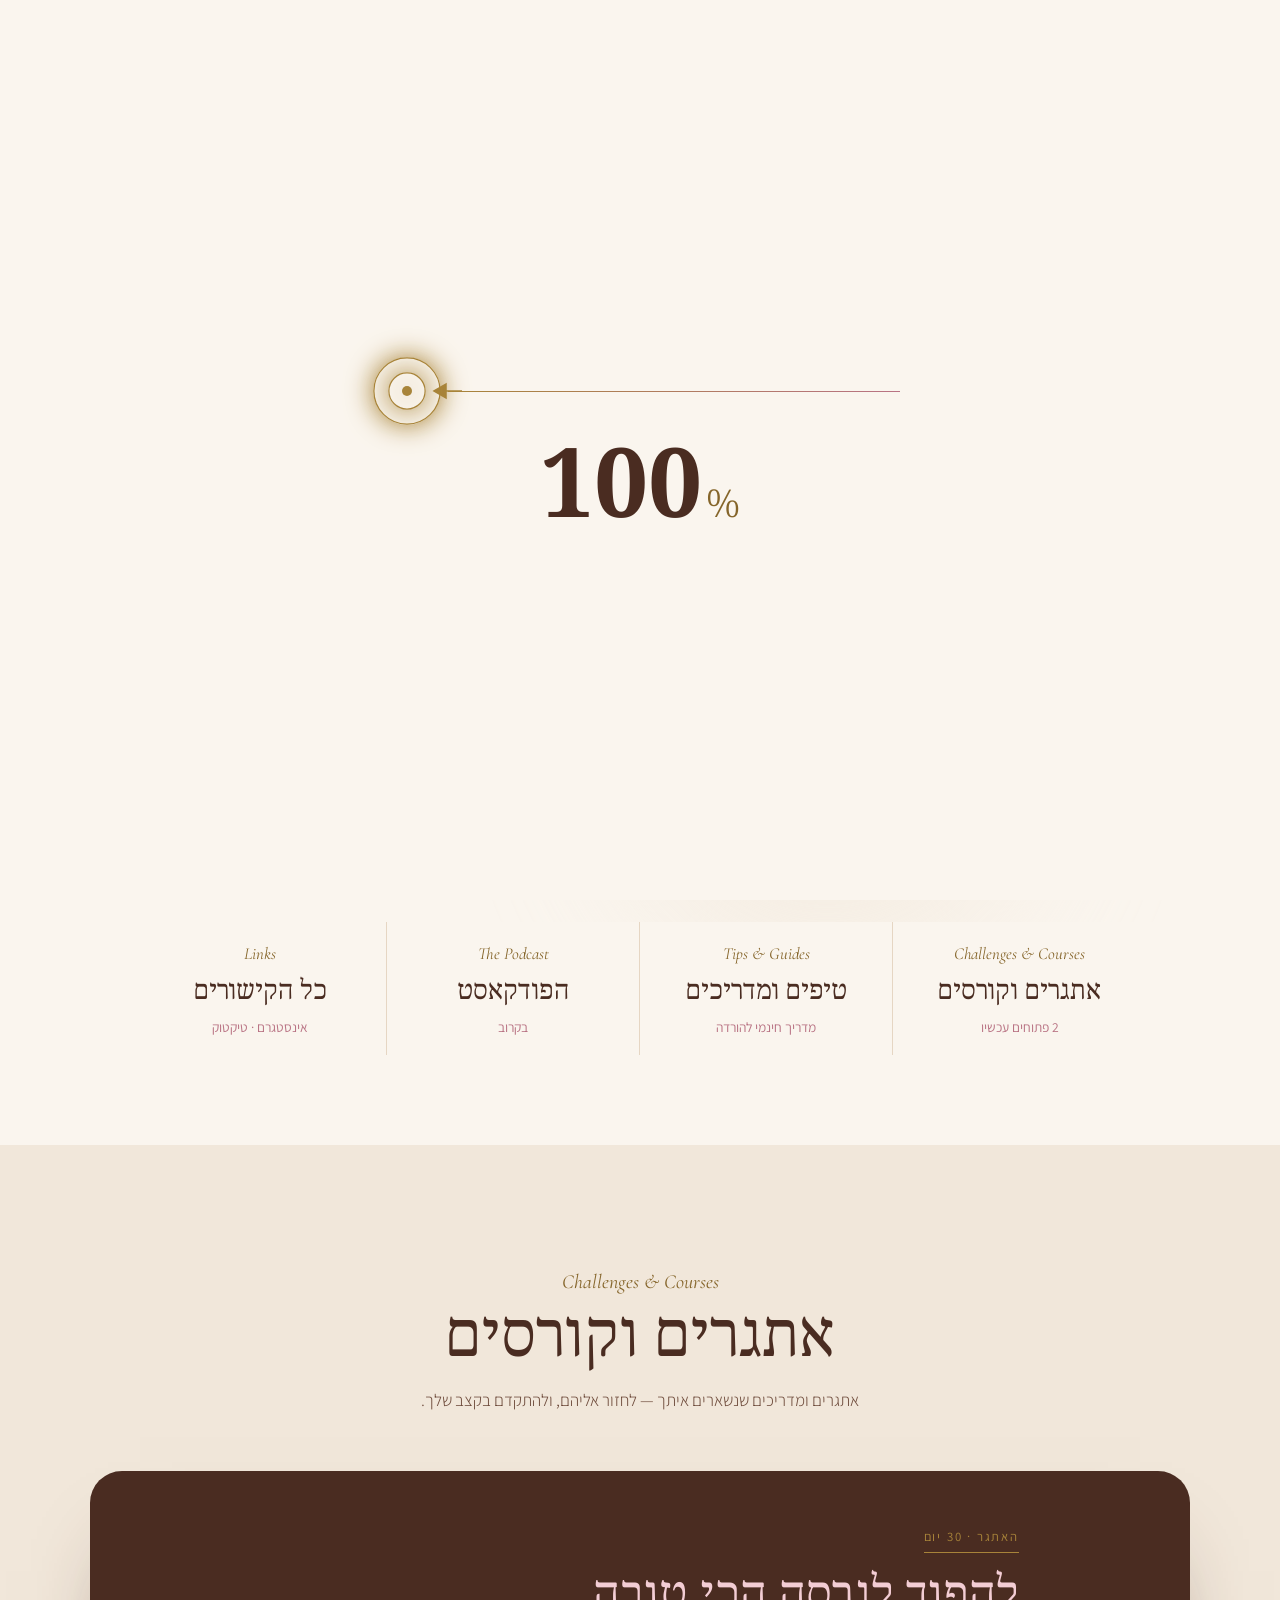
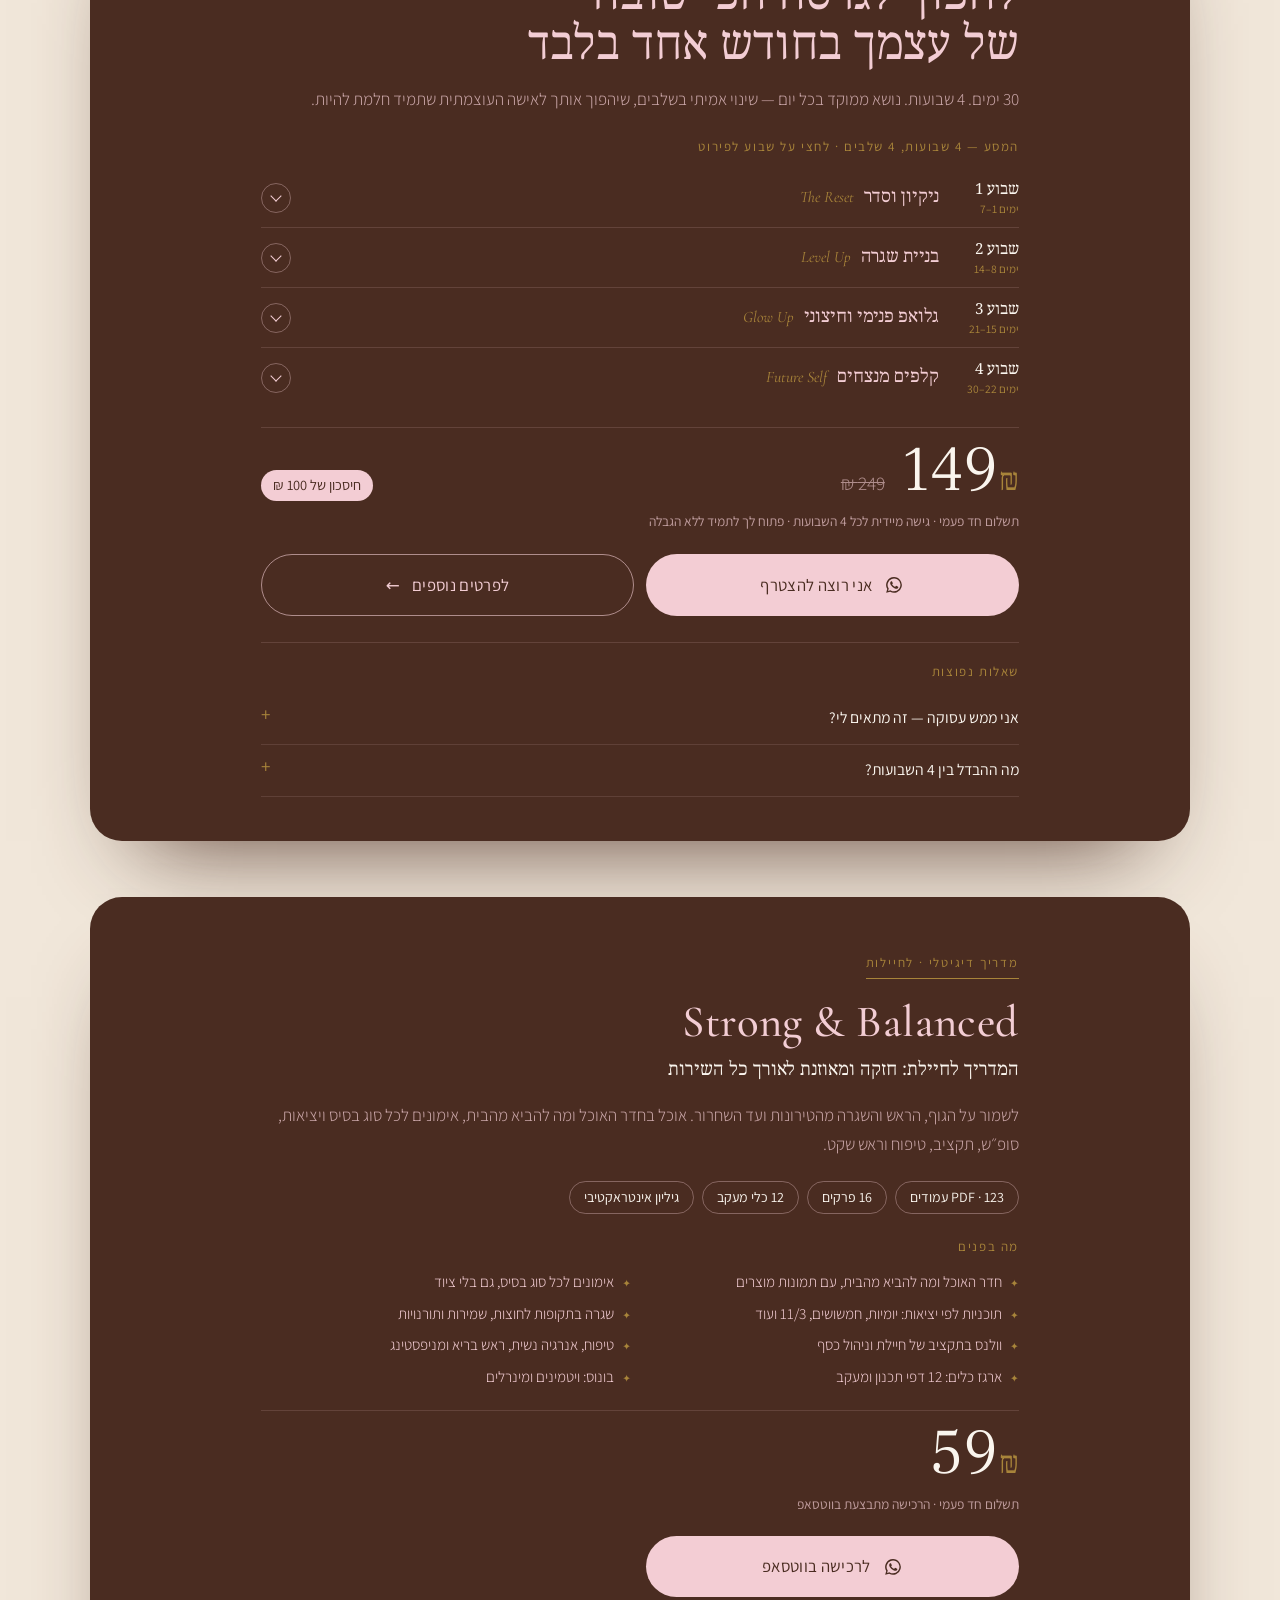
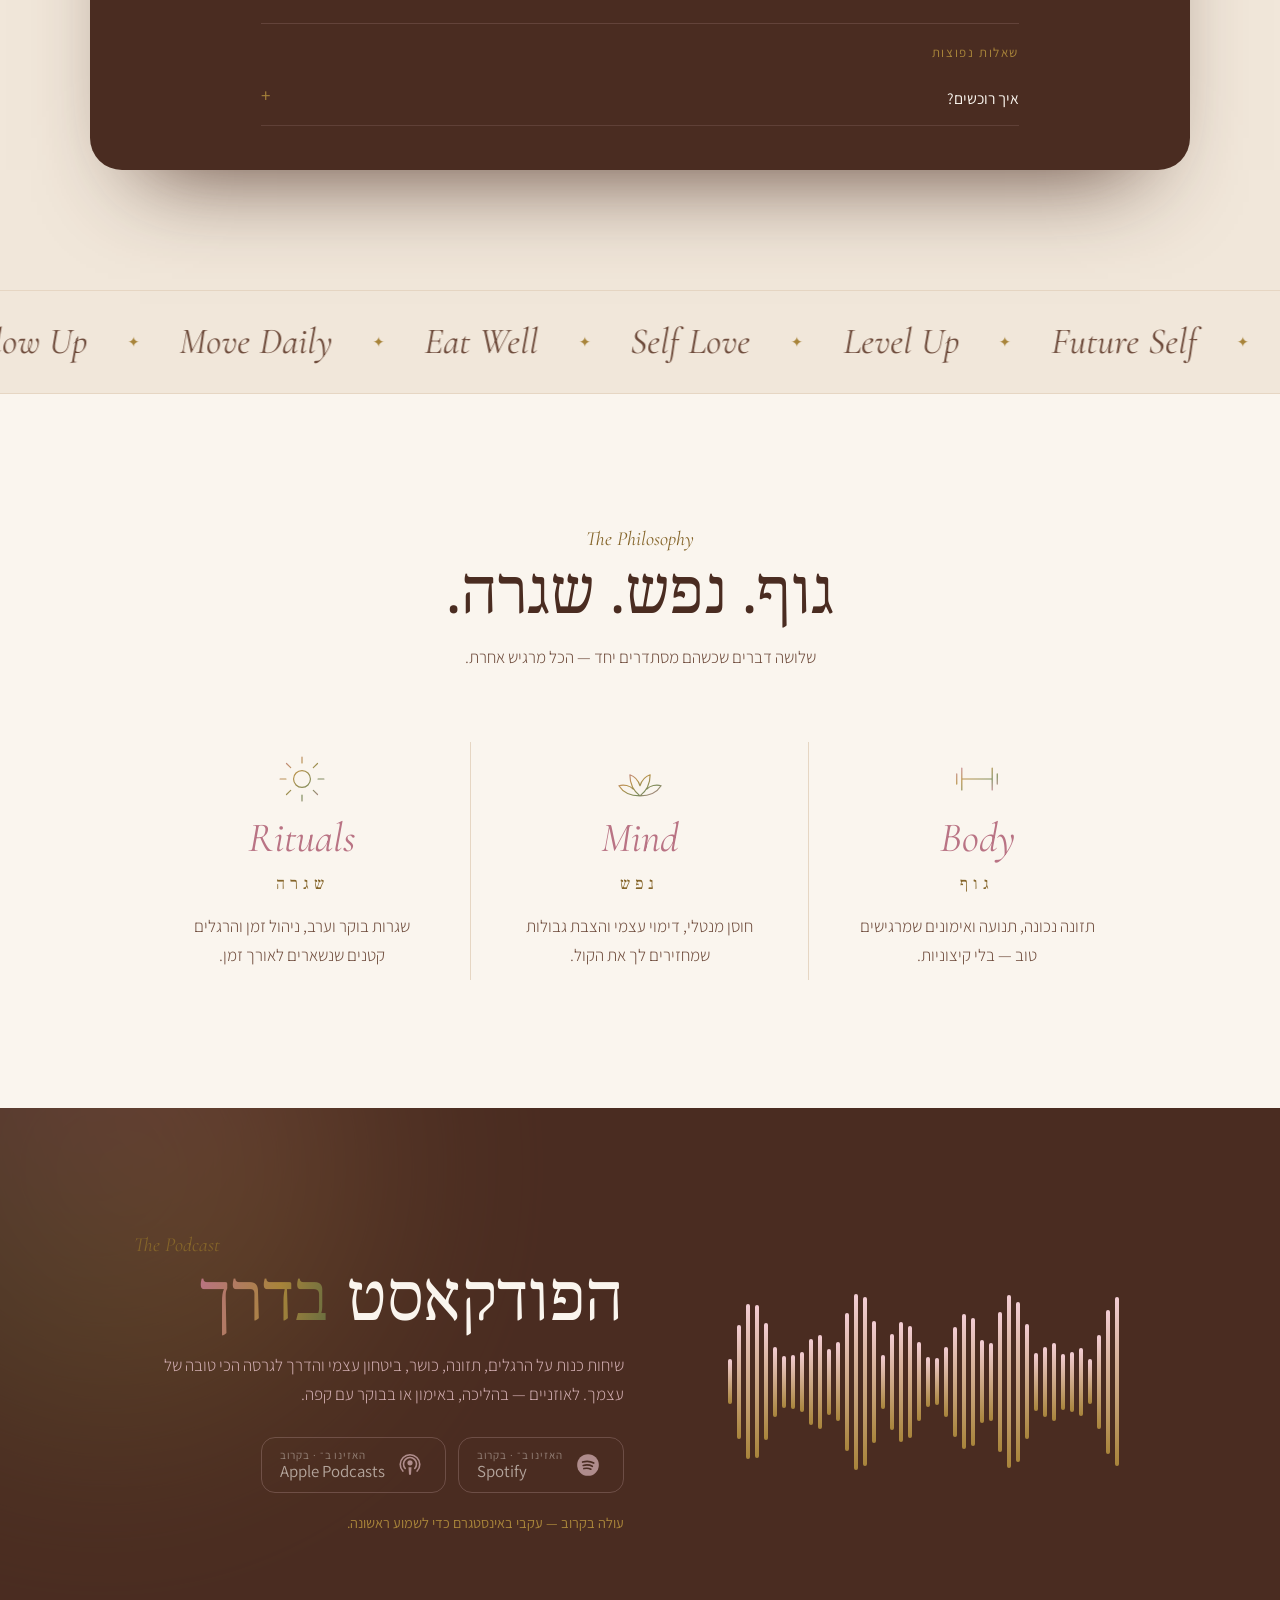
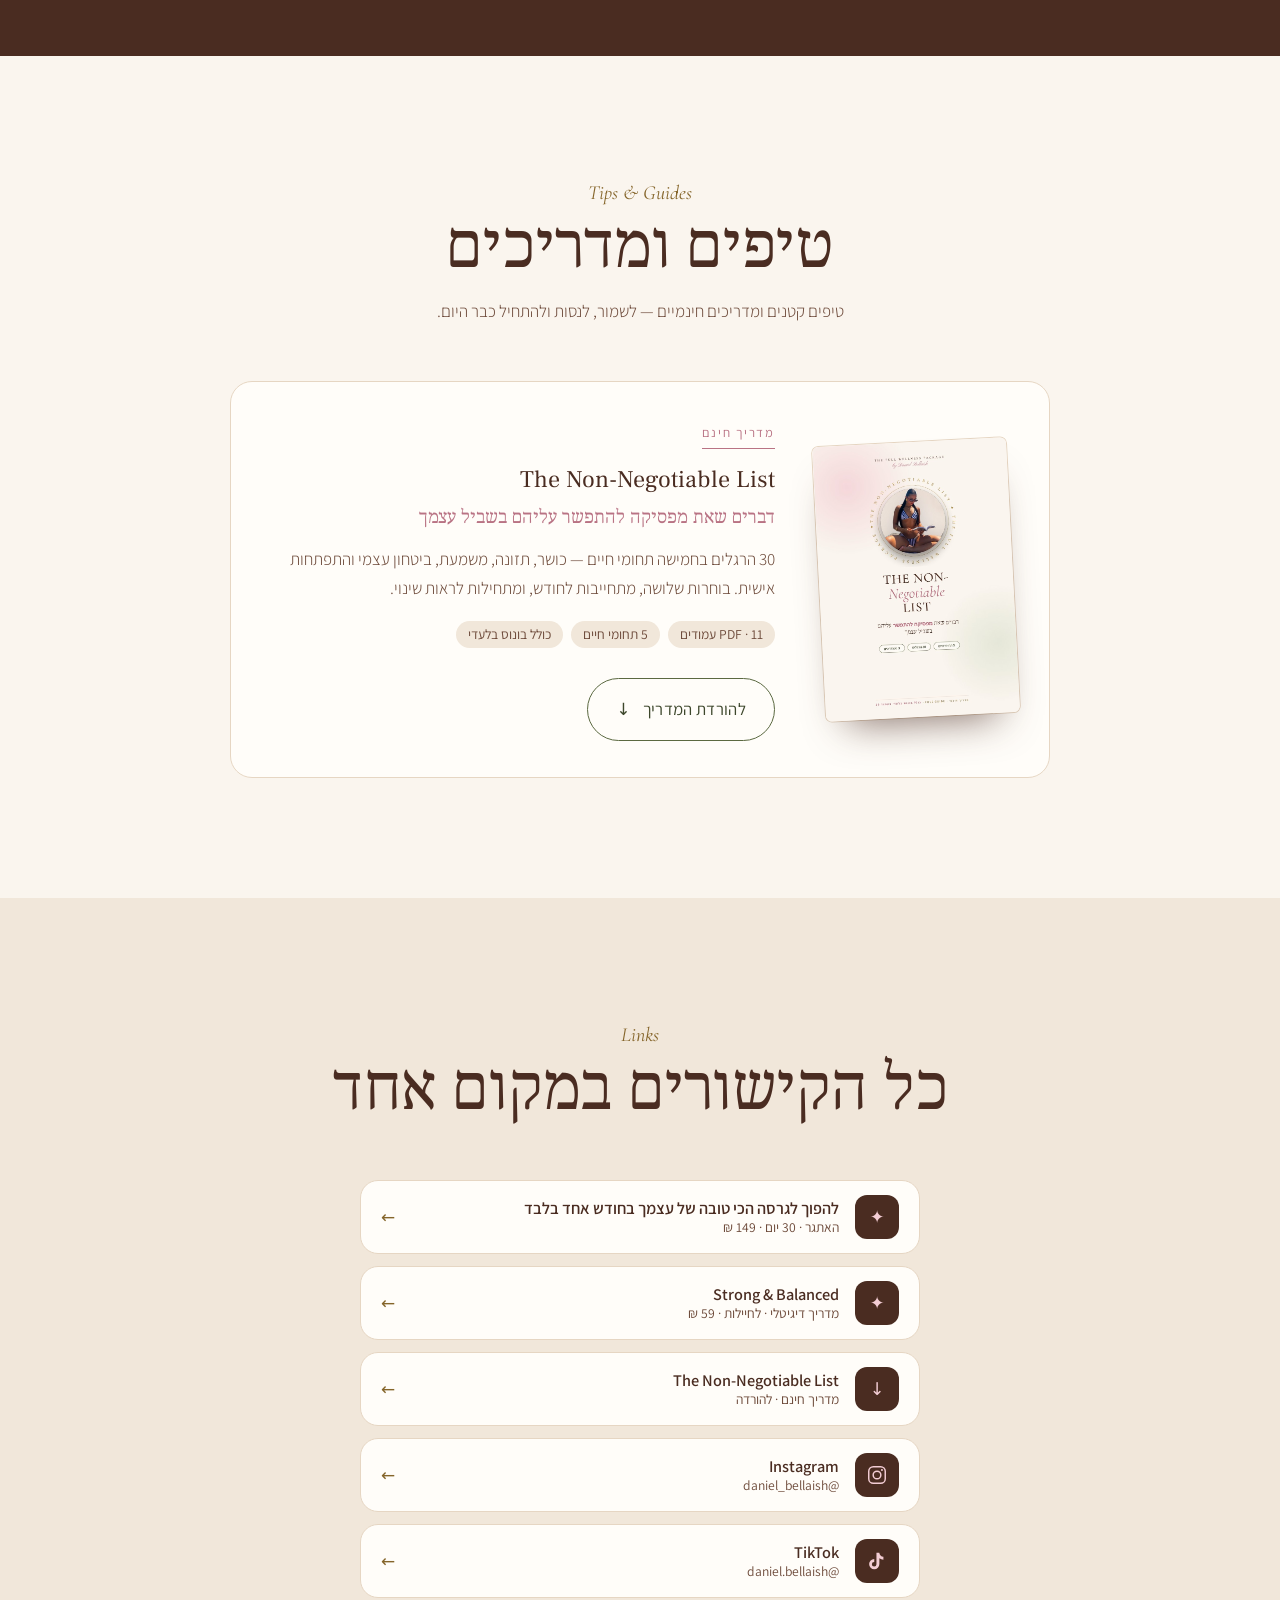
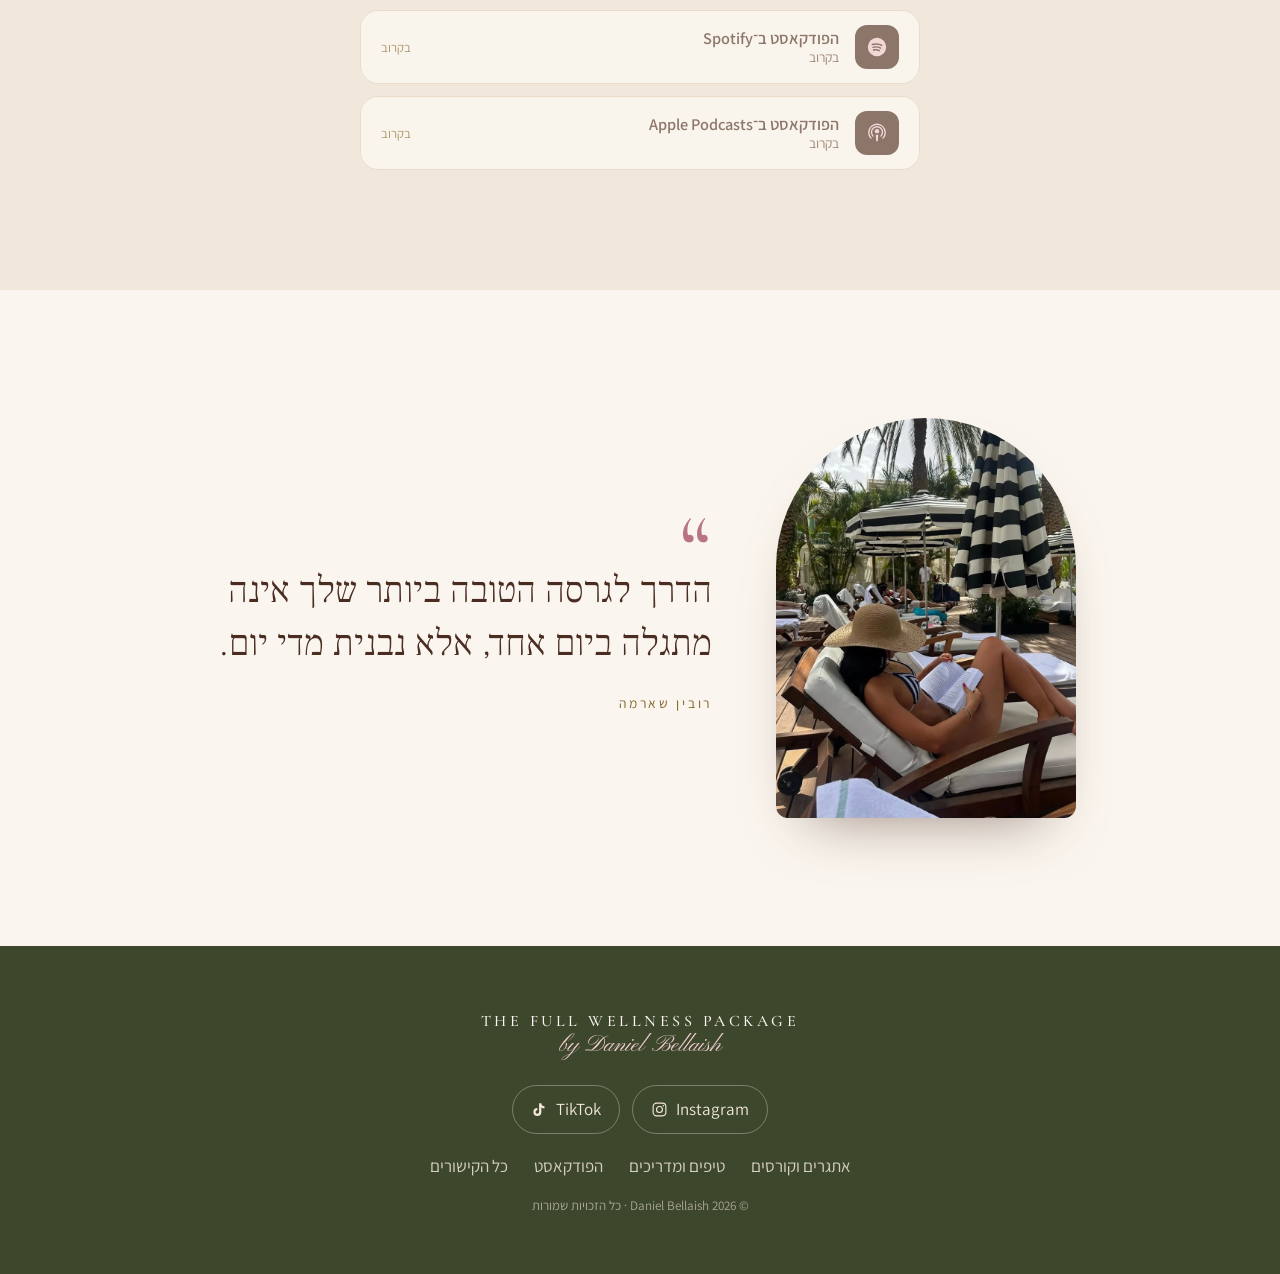
<file: index.html>
<!doctype html>
<html lang="he" dir="rtl">
<head>
  <meta charset="utf-8">
  <meta name="viewport" content="width=device-width, initial-scale=1, viewport-fit=cover">
  <title>The Full Wellness Package · by Daniel Bellaish</title>
  <meta name="description" content="קורסים, מדריכים ופודקאסט על התפתחות אישית, כושר, תזונה ולייפסטייל — by Daniel Bellaish.">
  <meta property="og:title" content="The Full Wellness Package · by Daniel Bellaish">
  <meta property="og:description" content="הגרסה הכי טובה שלך מתחילה ביום אחד.">
  <meta property="og:image" content="assets/images/og.jpg">
  <link rel="preconnect" href="https://fonts.googleapis.com">
  <link rel="preconnect" href="https://fonts.gstatic.com" crossorigin>
  <link href="https://fonts.googleapis.com/css2?family=Assistant:wght@300;400;600&family=Cormorant+Garamond:ital,wght@0,400;0,500;1,400;1,500&family=Frank+Ruhl+Libre:wght@300;400;500&family=Noto+Serif+Hebrew:wght@300;400;500&family=Fredoka:wght@500;600&family=Pinyon+Script&display=swap" rel="stylesheet">
  <link rel="icon" href="data:image/svg+xml,%3Csvg xmlns=%27http://www.w3.org/2000/svg%27 viewBox=%270 0 64 64%27%3E%3Ccircle cx=%2732%27 cy=%2732%27 r=%2732%27 fill=%27%234a2c21%27/%3E%3Cpath d=%27M32 14l4 14 14 4-14 4-4 14-4-14-14-4 14-4z%27 fill=%27%23f3cdd4%27/%3E%3C/svg%3E">
  <link rel="stylesheet" href="style.css?v=20261017c">
  <script>
    // Intro loader: once per visit, skipped for reduced motion. Safety timeout so the site never stays hidden.
    (function () {
      var d = document.documentElement, seen = false;
      try { seen = sessionStorage.getItem("fwp-intro") === "1"; } catch (e) {}
      if (seen || location.hash || matchMedia("(prefers-reduced-motion: reduce)").matches) { d.classList.add("no-intro"); return; }
      d.classList.add("is-loading");
      setTimeout(function () { d.classList.remove("is-loading"); d.classList.add("no-intro"); }, 9000);
    })();
  </script>
</head>
<body>

  <!-- ===== Intro loader ===== -->
  <div class="loader" id="loader" role="status" aria-label="טוען את האתר">
    <div class="loader-stage">
      <div class="loader-shot" aria-hidden="true">
        <div class="loader-line"><div class="loader-fill" id="loader-fill"></div>
          <svg class="loader-arrow" id="loader-arrow" viewBox="0 0 28 16"><path d="M0 8h18M28 8L16 1v14z"/></svg>
        </div>
        <div class="target" id="loader-target"><i></i><i></i><i></i><span class="burst" id="burst"></span></div>
      </div>
      <p class="loader-pct" aria-hidden="true"><b id="loader-pct">0</b><small>%</small></p>
      <div class="loader-brand">
        <span class="lb-name">The Full Wellness Package</span>
        <span class="lb-by">by Daniel Bellaish</span>
      </div>
    </div>
  </div>

  <!-- ===== Side arrow: travels down the page and hits the target at 100% ===== -->
  <div class="arrowbar" aria-hidden="true">
    <div class="ab-track">
      <div class="ab-fill" id="ab-fill"></div>
      <div class="ab-head" id="ab-head"><svg viewBox="0 0 16 22"><path d="M8 22L0 10h5V0h6v10h5z"/></svg><span id="ab-pct">0%</span></div>
    </div>
    <div class="target ab-target" id="ab-target"><i></i><i></i><i></i></div>
  </div>

  <!-- shared SVG gradients + icon sprites -->
  <svg width="0" height="0" style="position:absolute" aria-hidden="true" focusable="false">
    <defs>
      <linearGradient id="holo" x1="0" y1="0" x2="1" y2="1">
        <stop offset="0" stop-color="#c98a9a"/>
        <stop offset=".35" stop-color="#b8924a"/>
        <stop offset=".7" stop-color="#7d8c5c"/>
        <stop offset="1" stop-color="#c98a9a"/>
      </linearGradient>
    </defs>
    <symbol id="i-instagram" viewBox="0 0 24 24"><rect x="3" y="3" width="18" height="18" rx="5" fill="none" stroke="currentColor" stroke-width="1.6"/><circle cx="12" cy="12" r="4.2" fill="none" stroke="currentColor" stroke-width="1.6"/><circle cx="17.4" cy="6.6" r="1.1" fill="currentColor"/></symbol>
    <symbol id="i-tiktok" viewBox="0 0 24 24"><path d="M14.5 3c.3 2.4 1.9 4.2 4.5 4.4v3.1c-1.6 0-3.1-.5-4.4-1.4v6.3A5.6 5.6 0 1 1 9 9.8v3.2a2.5 2.5 0 1 0 2.4 2.5V3h3.1z" fill="currentColor"/></symbol>
    <symbol id="i-whatsapp" viewBox="0 0 24 24"><path d="M12 2.5a9.4 9.4 0 0 0-8.1 14.2L2.6 21.4l4.8-1.3A9.4 9.4 0 1 0 12 2.5zm0 17.1a7.7 7.7 0 0 1-3.9-1.1l-.3-.2-2.9.8.8-2.8-.2-.3A7.7 7.7 0 1 1 12 19.6zm4.3-5.8c-.2-.1-1.4-.7-1.6-.8s-.4-.1-.5.1-.6.8-.8.9-.3.2-.5.1a6.3 6.3 0 0 1-3.1-2.7c-.2-.4.2-.4.7-1.3a.4.4 0 0 0 0-.4l-.7-1.7c-.2-.5-.4-.4-.5-.4h-.5a.9.9 0 0 0-.6.3 2.7 2.7 0 0 0-.8 2 4.6 4.6 0 0 0 1 2.5 10.6 10.6 0 0 0 4.1 3.6c1.5.6 2.1.7 2.9.6a2.4 2.4 0 0 0 1.6-1.1 2 2 0 0 0 .1-1.1c0-.1-.2-.2-.4-.3z" fill="currentColor"/></symbol>
    <symbol id="i-spotify" viewBox="0 0 24 24"><circle cx="12" cy="12" r="10" fill="currentColor"/><path d="M7 9.3c3.5-1 7.4-.7 10.3.9M7.6 12.4c2.9-.8 6-.5 8.4.8M8.2 15.3c2.3-.6 4.6-.4 6.5.6" fill="none" stroke="var(--btn-bg, #fff)" stroke-width="1.5" stroke-linecap="round"/></symbol>
    <symbol id="i-apple-podcasts" viewBox="0 0 24 24"><circle cx="12" cy="10" r="2.4" fill="currentColor"/><path d="M10.6 14h2.8l-.5 7h-1.8z" fill="currentColor"/><path d="M7.6 15.2a6 6 0 1 1 8.8 0M5.4 17.6a9 9 0 1 1 13.2 0" fill="none" stroke="currentColor" stroke-width="1.5" stroke-linecap="round"/></symbol>
  </svg>

  <!-- ===== Podcast announcement bar ===== -->
  <a class="announce" href="#podcast" id="announce">
    <span class="announce-dot" aria-hidden="true"></span>
    <span id="announce-text">הפודקאסט שלי עולה בקרוב</span>
    <span class="announce-sep" aria-hidden="true">·</span>
    <span class="announce-platforms">
      <svg aria-hidden="true"><use href="#i-spotify"/></svg>Spotify
      <svg aria-hidden="true"><use href="#i-apple-podcasts"/></svg>Apple Podcasts
    </span>
  </a>

  <header class="topbar">
    <a class="brand" href="#top" aria-label="The Full Wellness Package by Daniel Bellaish">
      <span class="brand-name">The Full Wellness Package</span>
      <span class="brand-by">by Daniel Bellaish</span>
    </a>
    <nav class="nav" aria-label="ניווט ראשי">
      <a class="nav-link" href="#course">אתגרים וקורסים</a>
      <a class="nav-link" href="#free">טיפים</a>
      <a class="nav-link" href="#podcast">פודקאסט</a>
      <a class="nav-link" href="#links">קישורים</a>
      <span class="socials">
        <a data-link="instagram" href="#" aria-label="Instagram" target="_blank" rel="noopener"><svg><use href="#i-instagram"/></svg></a>
        <a data-link="tiktok" href="#" aria-label="TikTok" target="_blank" rel="noopener"><svg><use href="#i-tiktok"/></svg></a>
      </span>
    </nav>
  </header>

  <main id="top">

    <!-- ===== Hero ===== -->
    <section class="hero">
      <div class="hero-glow" aria-hidden="true"><span></span><span></span></div>

      <div class="hero-visual">
        <div class="portrait">
          <svg class="ring" viewBox="0 0 200 200" direction="ltr" aria-hidden="true">
            <defs><path id="ringPath" d="M100,100 m-88,0 a88,88 0 1,1 176,0 a88,88 0 1,1 -176,0"/></defs>
            <text><textPath href="#ringPath" textLength="548">THE FULL WELLNESS PACKAGE ✦ BY DANIEL BELLAISH ✦ </textPath></text>
          </svg>
          <div class="pop-bg"></div>
          <div class="pop-layer pop-in"><img src="assets/images/hero-white.webp" alt="Daniel Bellaish"></div>
          <div class="pop-layer pop-out" aria-hidden="true"><img src="assets/images/hero-white.webp" alt=""></div>
        </div>
      </div>

      <div class="hero-text">
        <p class="kicker"><span class="rule"></span>Wellness · Growth · Self-love</p>
        <h1 class="title">
          <span class="line"><span>להפוך לגרסה</span></span>
          <span class="line line-accent"><span>הטובה ביותר</span></span>
          <span class="line"><span>של עצמך.</span></span>
        </h1>
        <p class="lead">האתגרים, הקורסים, הטיפים והפודקאסט שלי — הכל במקום אחד. לגוף, לנפש ולשגרה, בעברית ובקצב שלך.</p>
        <div class="actions">
          <a class="btn-primary" href="#course"><span>לאתגרים ולקורסים</span><i aria-hidden="true">←</i></a>
          <a class="link-arrow" href="#links">כל הקישורים <i aria-hidden="true">↓</i></a>
        </div>
        <p class="signature">with love, Daniel</p>
      </div>
    </section>

    <!-- ===== Hub: everything on the site ===== -->
    <nav class="hub" aria-label="מה יש באתר">
      <a class="hub-item" href="#course"><span class="hub-k">Challenges &amp; Courses</span><b>אתגרים וקורסים</b><small id="hub-courses">בקרוב</small></a>
      <a class="hub-item" href="#free"><span class="hub-k">Tips &amp; Guides</span><b>טיפים ומדריכים</b><small id="hub-tips">בקרוב</small></a>
      <a class="hub-item" href="#podcast"><span class="hub-k">The Podcast</span><b>הפודקאסט</b><small id="hub-podcast">בקרוב</small></a>
      <a class="hub-item" href="#links"><span class="hub-k">Links</span><b>כל הקישורים</b><small>אינסטגרם · טיקטוק</small></a>
    </nav>

    <!-- ===== Paid course ===== -->
    <section id="course" class="section section-paid">
      <div class="section-head" data-reveal>
        <p class="label">Challenges &amp; Courses</p>
        <h2>אתגרים וקורסים</h2>
        <p>אתגרים ומדריכים שנשארים איתך — לחזור אליהם, ולהתקדם בקצב שלך.</p>
      </div>
      <div id="paid-list" class="courses"></div>
    </section>

    <!-- ===== Marquee ===== -->
    <div class="marquee" aria-hidden="true">
      <div class="marquee-track" id="marquee">
        <span>Glow Up</span><b>✦</b><span>Move Daily</span><b>✦</b><span>Eat Well</span><b>✦</b><span>Self Love</span><b>✦</b><span>Level Up</span><b>✦</b><span>Future Self</span><b>✦</b>
        <span>Glow Up</span><b>✦</b><span>Move Daily</span><b>✦</b><span>Eat Well</span><b>✦</b><span>Self Love</span><b>✦</b><span>Level Up</span><b>✦</b><span>Future Self</span><b>✦</b>
      </div>
    </div>

    <!-- ===== Pillars ===== -->
    <section id="pillars" class="pillars">
      <div class="pillars-head" data-reveal>
        <p class="label">The Philosophy</p>
        <h2>גוף. נפש. שגרה.</h2>
        <p>שלושה דברים שכשהם מסתדרים יחד — הכל מרגיש אחרת.</p>
      </div>
      <div class="pillars-grid">
        <article class="pillar" data-reveal>
          <svg class="pillar-ico" viewBox="0 0 64 64" aria-hidden="true"><path pathLength="1" d="M8 26v12M14 19v26M50 19v26M56 26v12M14 32h36"/></svg>
          <span class="pillar-en">Body</span>
          <h3>גוף</h3>
          <p>תזונה נכונה, תנועה ואימונים שמרגישים טוב — בלי קיצוניות.</p>
        </article>
        <article class="pillar" data-reveal>
          <svg class="pillar-ico" viewBox="0 0 64 64" aria-hidden="true"><path pathLength="1" d="M32 52c-8-6-12-14-12-25 6 2 10 7 12 13 2-6 6-11 12-13 0 11-4 19-12 25zM32 52c-10 0-20-4-25-12 6-2 13 0 17 4M32 52c10 0 20-4 25-12-6-2-13 0-17 4"/></svg>
          <span class="pillar-en">Mind</span>
          <h3>נפש</h3>
          <p>חוסן מנטלי, דימוי עצמי והצבת גבולות שמחזירים לך את הקול.</p>
        </article>
        <article class="pillar" data-reveal>
          <svg class="pillar-ico" viewBox="0 0 64 64" aria-hidden="true"><path pathLength="1" d="M32 22a10 10 0 1 1 0 20a10 10 0 1 1 0-20M32 6v7M32 51v7M6 32h7M51 32h7M13.6 13.6l5 5M45.4 45.4l5 5M13.6 50.4l5-5M45.4 18.6l5-5"/></svg>
          <span class="pillar-en">Rituals</span>
          <h3>שגרה</h3>
          <p>שגרות בוקר וערב, ניהול זמן והרגלים קטנים שנשארים לאורך זמן.</p>
        </article>
      </div>
    </section>

    <!-- ===== Podcast ===== -->
    <section id="podcast" class="podcast">
      <div class="podcast-inner">
        <div class="podcast-visual" aria-hidden="true">
          <div class="wave" id="wave"></div>
        </div>
        <div class="podcast-text" data-reveal>
          <p class="label">The Podcast</p>
          <h2>הפודקאסט <em>בדרך</em></h2>
          <p>שיחות כנות על הרגלים, תזונה, כושר, ביטחון עצמי והדרך לגרסה הכי טובה של עצמך. לאוזניים — בהליכה, באימון או בבוקר עם קפה.</p>
          <div class="listen">
            <a class="listen-btn" data-podcast="spotify" href="#"><svg aria-hidden="true"><use href="#i-spotify"/></svg><span><small>האזינו ב־</small>Spotify</span></a>
            <a class="listen-btn" data-podcast="applePodcasts" href="#"><svg aria-hidden="true"><use href="#i-apple-podcasts"/></svg><span><small>האזינו ב־</small>Apple Podcasts</span></a>
          </div>
          <p class="soon-note" id="podcast-note">עולה בקרוב — עקבי באינסטגרם כדי לשמוע ראשונה.</p>
        </div>
      </div>
    </section>

    <!-- ===== Free guides ===== -->
    <section id="free" class="section section-free">
      <div class="section-head" data-reveal>
        <p class="label">Tips &amp; Guides</p>
        <h2>טיפים ומדריכים</h2>
        <p>טיפים קטנים ומדריכים חינמיים — לשמור, לנסות ולהתחיל כבר היום.</p>
      </div>
      <div id="free-list" class="grid grid-free"></div>
    </section>

    <!-- ===== All links ===== -->
    <section id="links" class="section section-links">
      <div class="section-head" data-reveal>
        <p class="label">Links</p>
        <h2>כל הקישורים במקום אחד</h2>
      </div>
      <div class="links" id="links-list"></div>
    </section>

    <!-- ===== Quote ===== -->
    <section class="quote" data-reveal>
      <div class="quote-arch"><img src="assets/images/lounger.webp" alt="דניאל קוראת ליד הבריכה" loading="lazy"></div>
      <div class="quote-text">
        <span class="quote-mark" aria-hidden="true">“</span>
        <blockquote>הדרך לגרסה הטובה ביותר שלך אינה מתגלה ביום אחד, אלא נבנית מדי יום.</blockquote>
        <cite>רובין שארמה</cite>
      </div>
    </section>
  </main>

  <footer class="footer">
    <a class="brand brand-footer" href="#top">
      <span class="brand-name">The Full Wellness Package</span>
      <span class="brand-by">by Daniel Bellaish</span>
    </a>
    <div class="footer-socials">
      <a data-link="instagram" href="#" target="_blank" rel="noopener"><svg aria-hidden="true"><use href="#i-instagram"/></svg>Instagram</a>
      <a data-link="tiktok" href="#" target="_blank" rel="noopener"><svg aria-hidden="true"><use href="#i-tiktok"/></svg>TikTok</a>
    </div>
    <nav class="footer-links" aria-label="ניווט תחתון">
      <a href="#course">אתגרים וקורסים</a>
      <a href="#free">טיפים ומדריכים</a>
      <a href="#podcast">הפודקאסט</a>
      <a href="#links">כל הקישורים</a>
    </nav>
    <p class="footer-copy">© <span id="year"></span> Daniel Bellaish · כל הזכויות שמורות</p>
  </footer>

  <script src="courses.js?v=20261017c"></script>
  <script src="app.js?v=20261017c"></script>
</body>
</html>
</file>
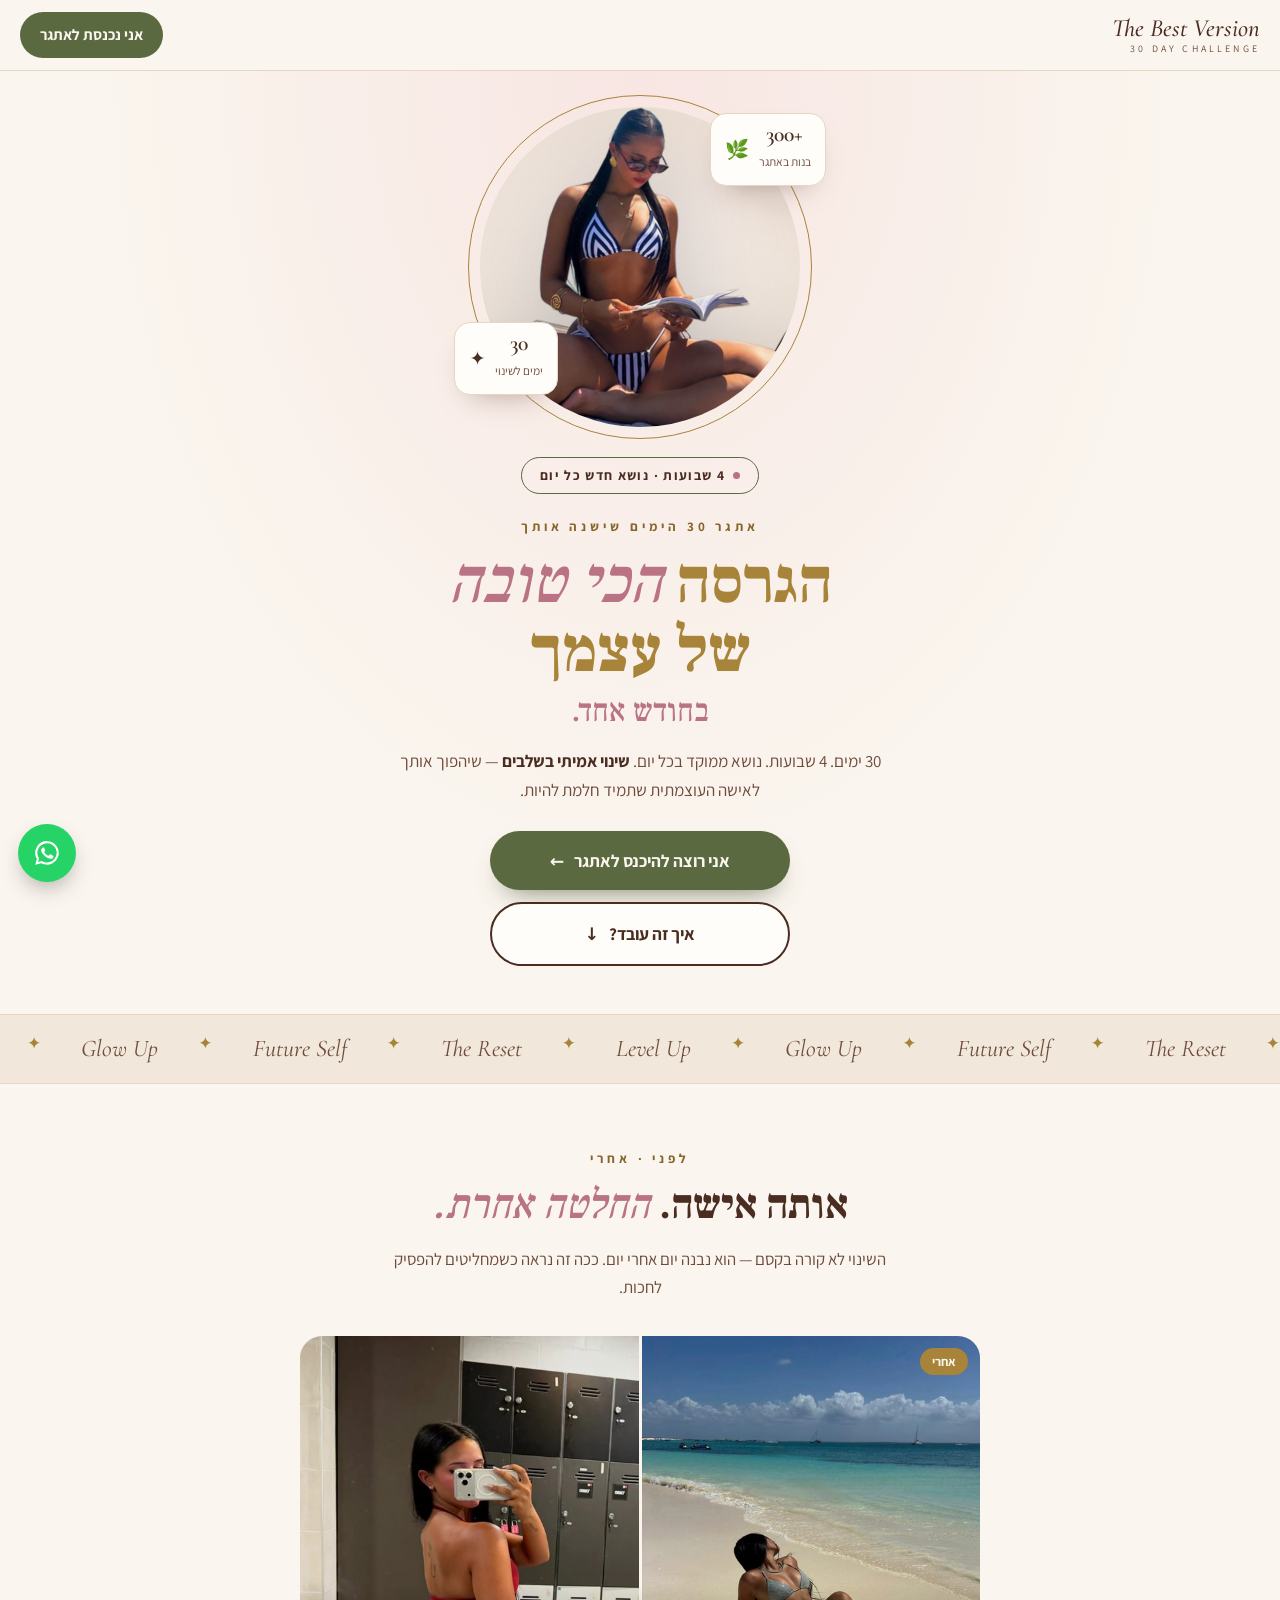
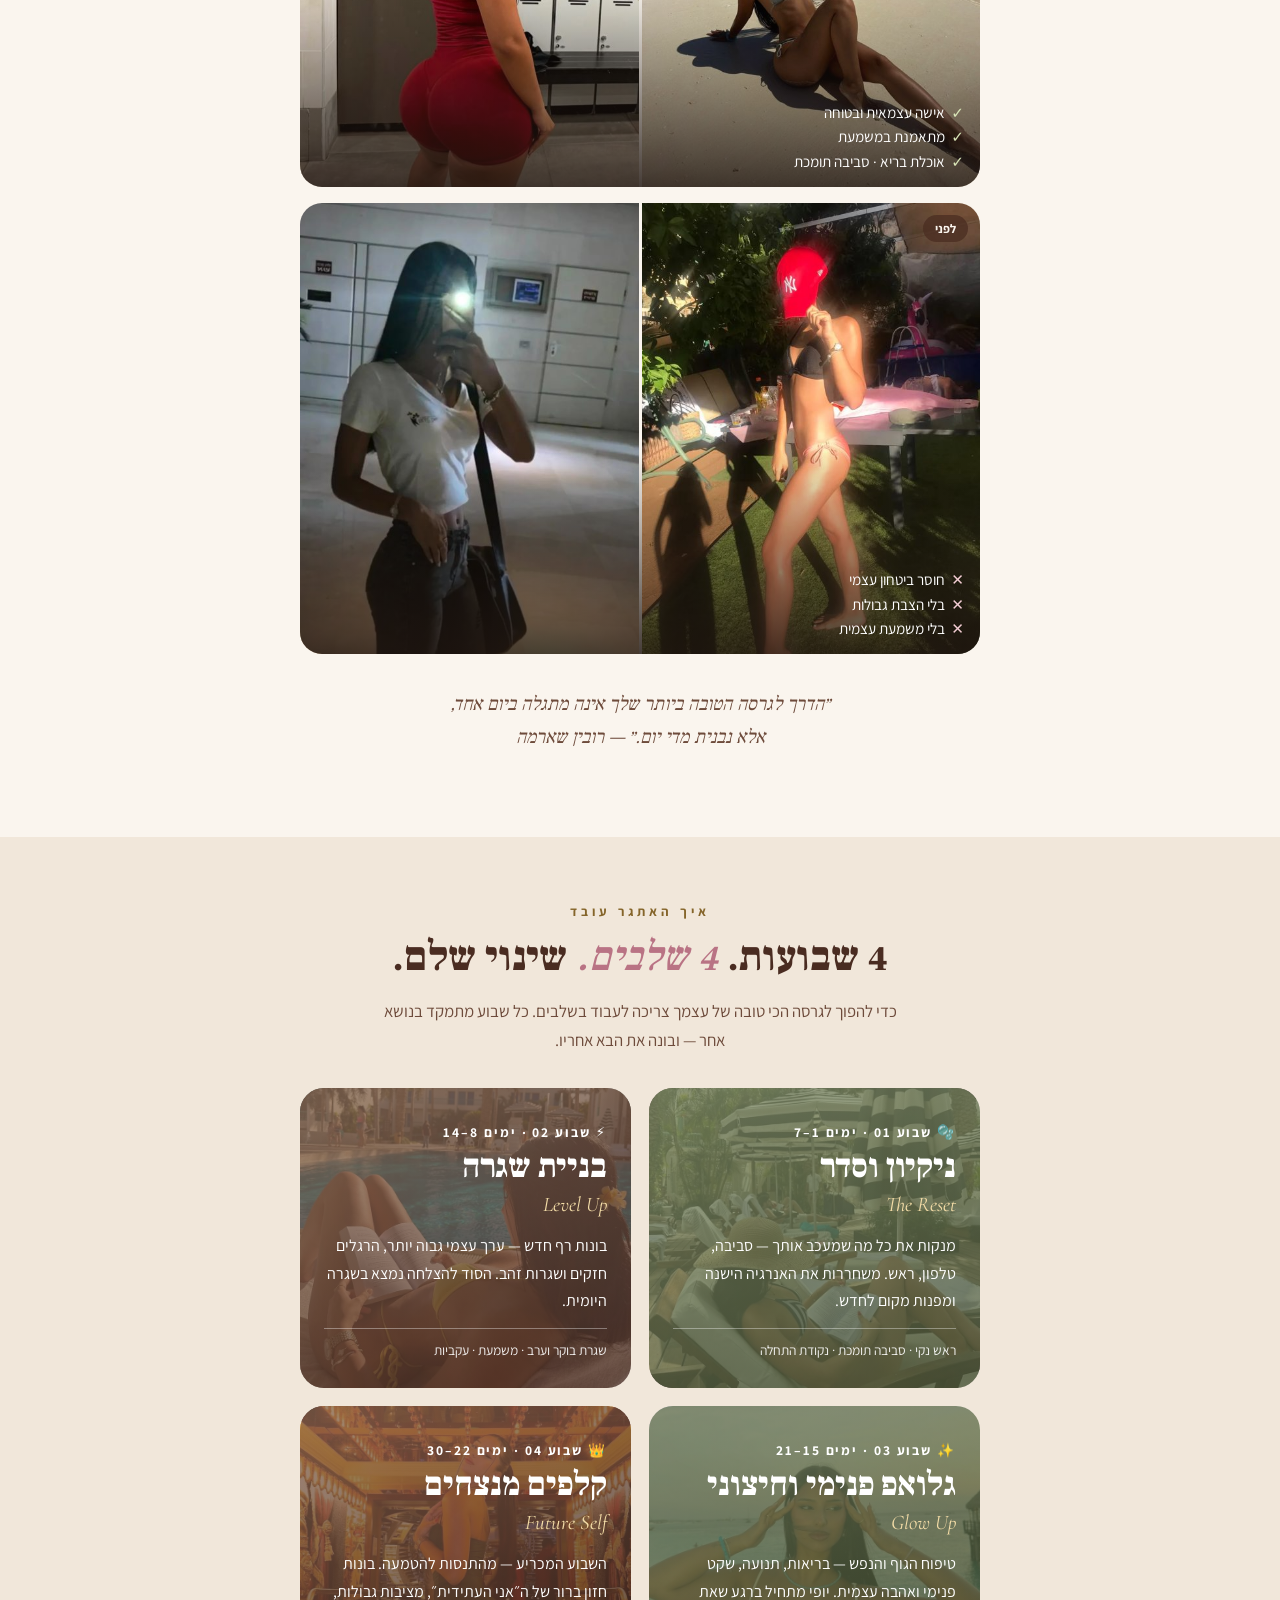
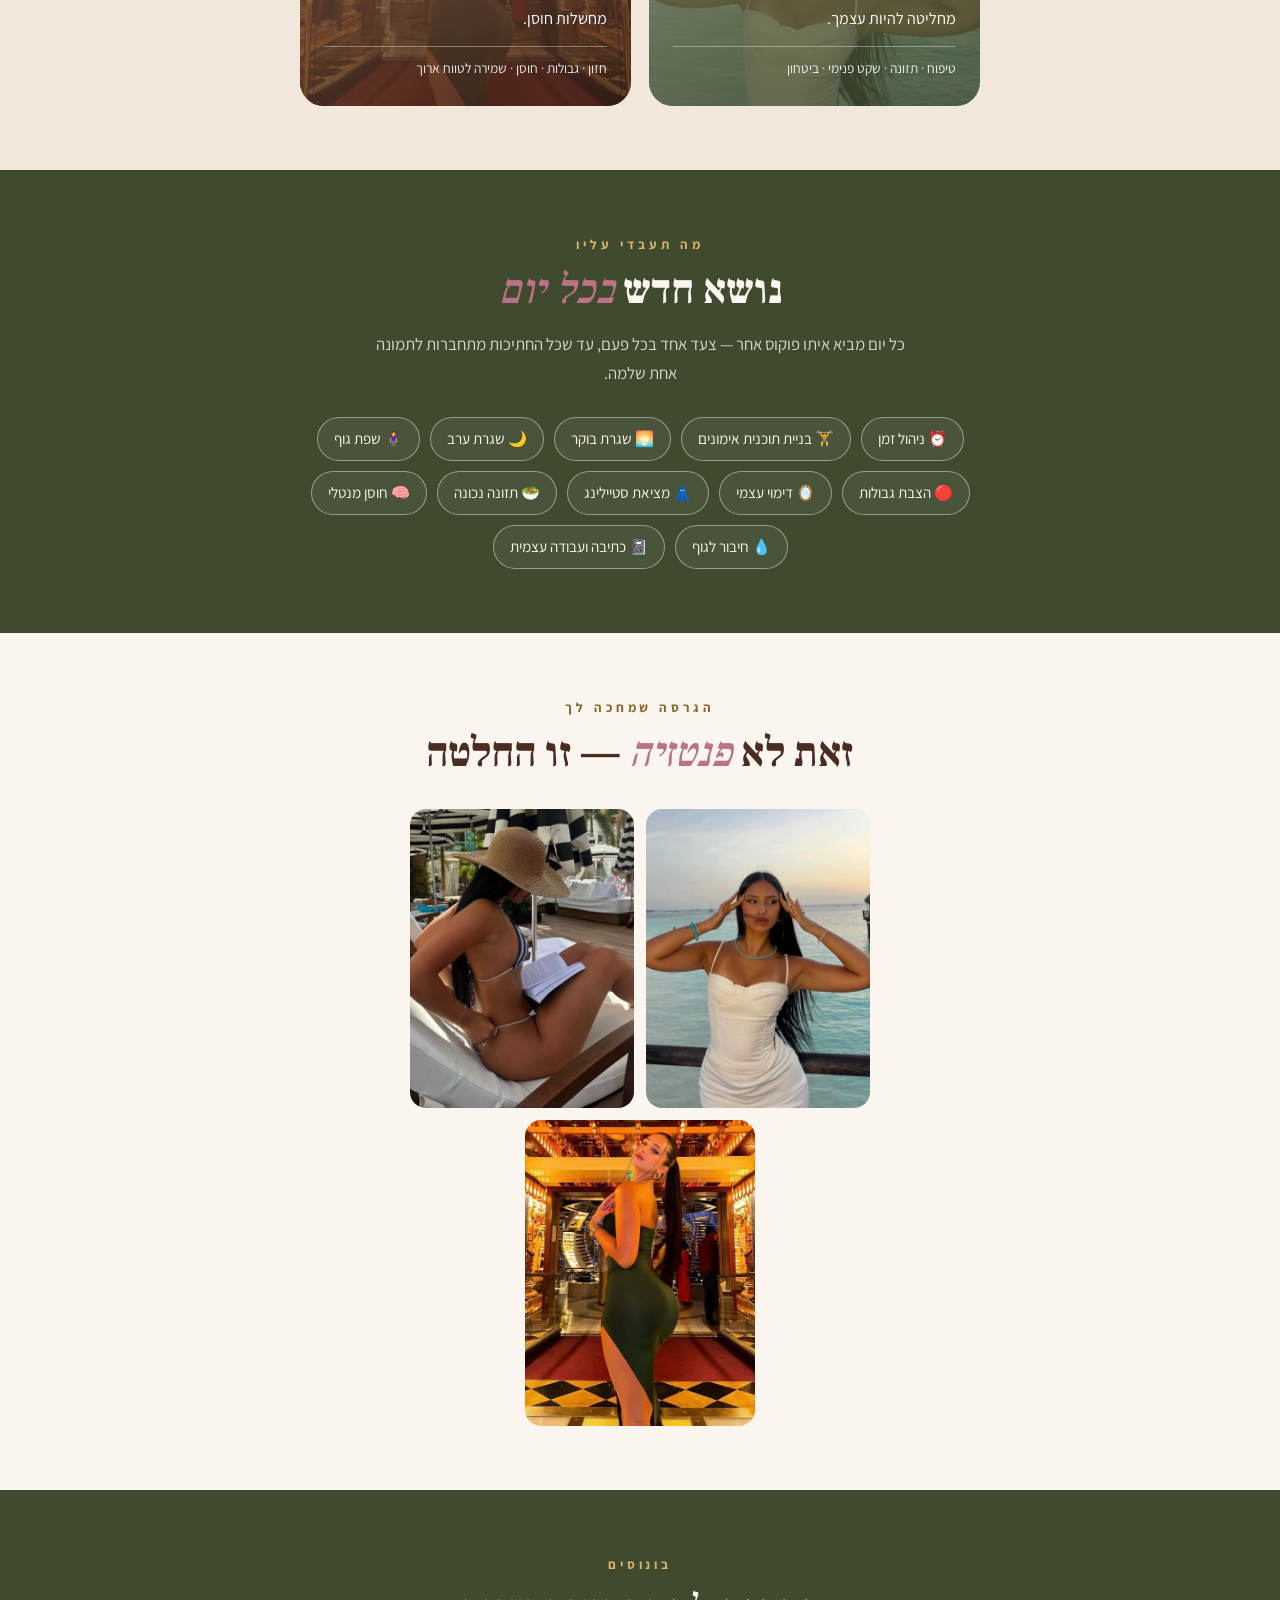
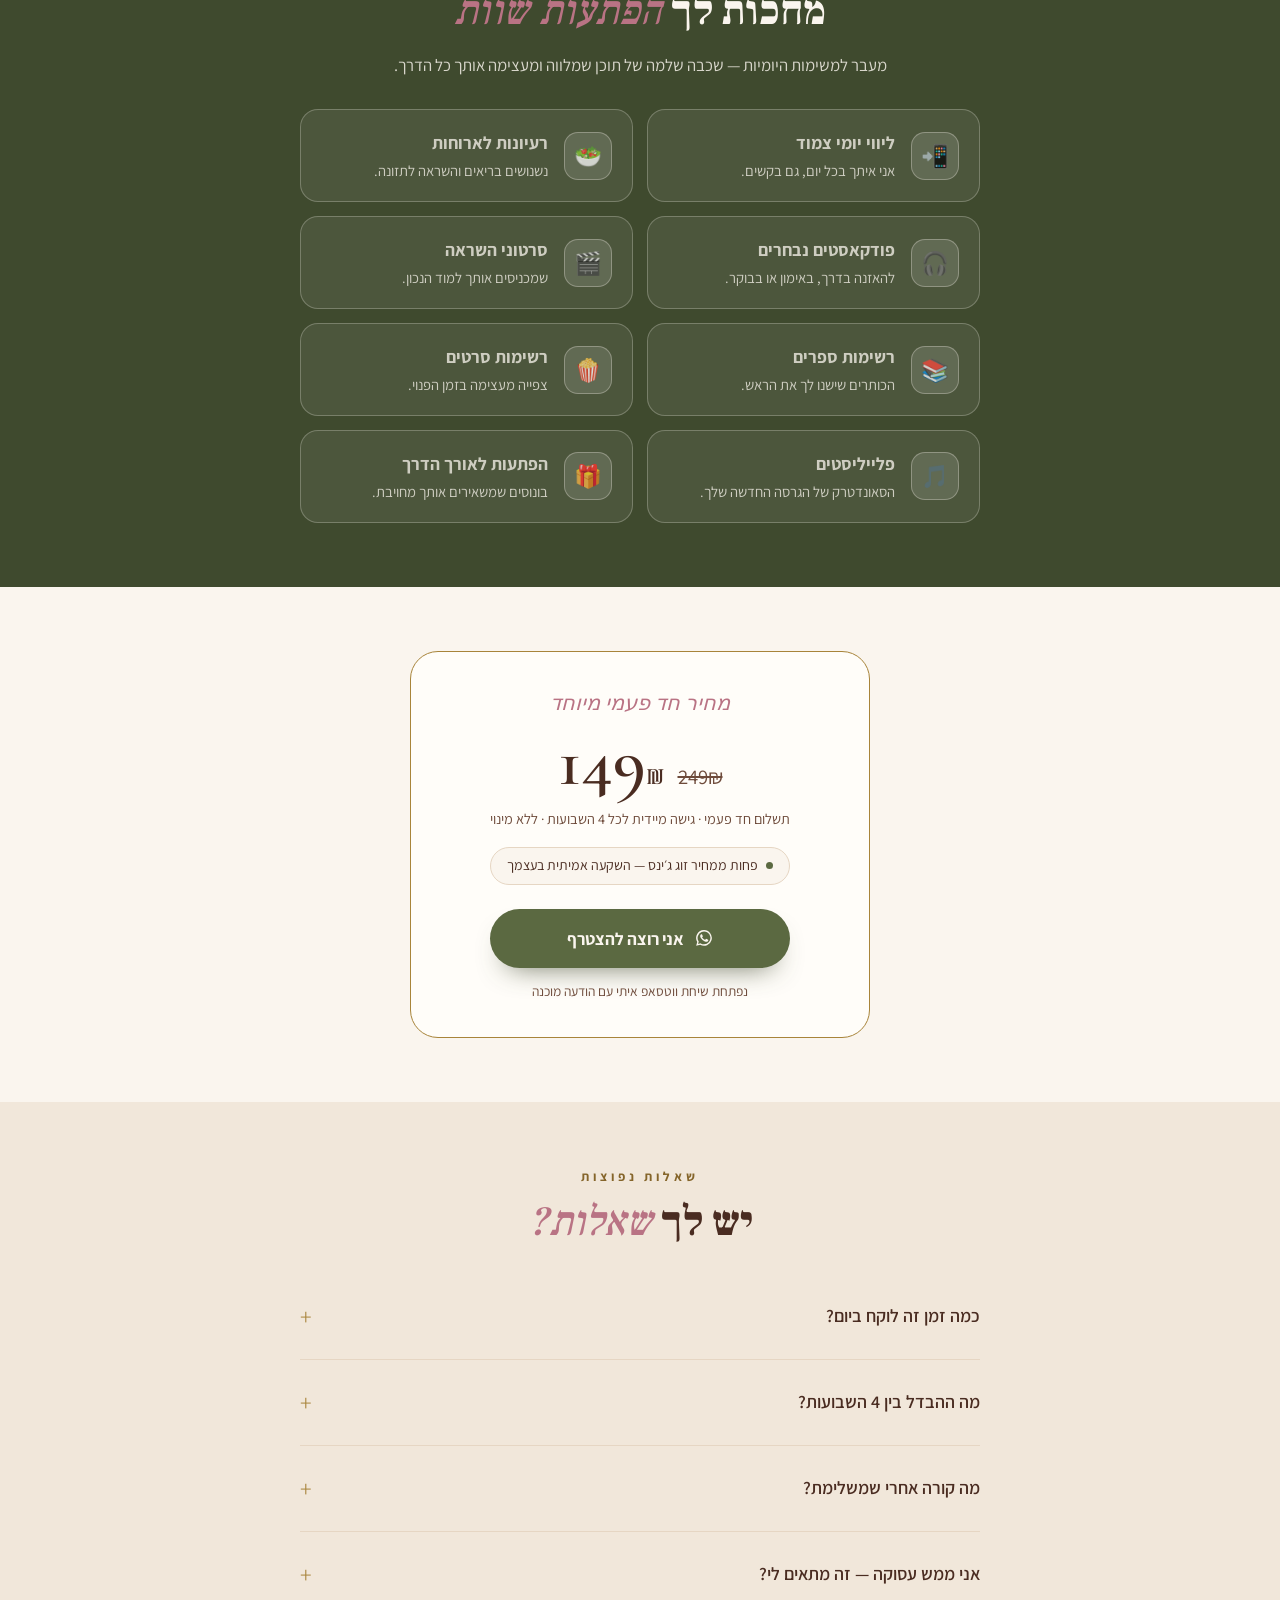
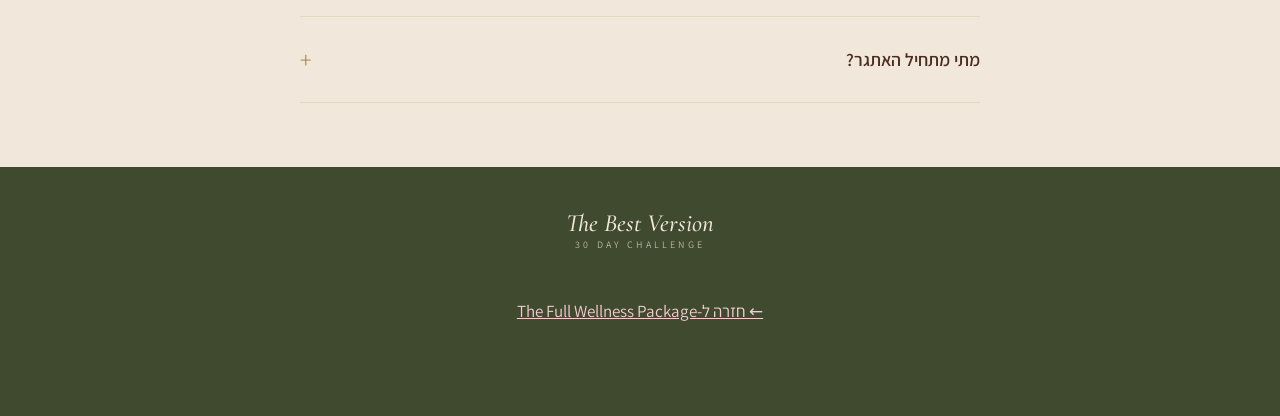
<file: challenge.html>
<!doctype html>
<html lang="he" dir="rtl">
<head>
  <meta charset="utf-8">
  <meta name="viewport" content="width=device-width, initial-scale=1, viewport-fit=cover">
  <title>The Best Version · 30 Day Challenge</title>
  <meta name="description" content="אתגר 30 הימים שישנה אותך: 4 שבועות, נושא חדש כל יום — להפוך לגרסה הכי טובה של עצמך בחודש אחד.">
  <meta property="og:title" content="The Best Version · 30 Day Challenge">
  <meta property="og:description" content="4 שבועות. 4 שלבים. שינוי שלם.">
  <meta property="og:image" content="assets/images/challenge/hero.jpg">
  <link rel="icon" href="data:image/svg+xml,%3Csvg xmlns=%27http://www.w3.org/2000/svg%27 viewBox=%270 0 64 64%27%3E%3Ccircle cx=%2732%27 cy=%2732%27 r=%2732%27 fill=%27%234a2c21%27/%3E%3Cpath d=%27M32 14l4 14 14 4-14 4-4 14-4-14-14-4 14-4z%27 fill=%27%23f3cdd4%27/%3E%3C/svg%3E">
  <link rel="preconnect" href="https://fonts.googleapis.com">
  <link rel="preconnect" href="https://fonts.gstatic.com" crossorigin>
  <link href="https://fonts.googleapis.com/css2?family=Assistant:wght@300;400;600;700&family=Cormorant+Garamond:ital,wght@0,500;0,600;1,400;1,500&family=Frank+Ruhl+Libre:wght@500;700;900&display=swap" rel="stylesheet">
  <style>
    :root {
      --cream: #faf5ee; --beige: #f1e7da; --sand: #e6d6c3; --white: #fffdf9;
      --choc: #4a2c21; --choc-soft: #6e4b3b; --pink: #f3cdd4; --pink-deep: #b97384;
      --olive: #5b6941; --olive-dark: #3d472c; --forest: #3f4a2e; --gold: #a8843a; --gold-ink: #85652a;
      --f-head: "Frank Ruhl Libre", "David Libre", Georgia, serif;
      --f-latin: "Cormorant Garamond", Georgia, serif;
      --f-body: "Assistant", "Heebo", system-ui, sans-serif;
      --ease: cubic-bezier(.22, .7, .2, 1);
      --gutter: 20px;
    }
    * { box-sizing: border-box; }
    html { scroll-behavior: smooth; }
    body { margin: 0; background: var(--cream); color: var(--choc); font-family: var(--f-body); font-size: 17px; line-height: 1.7; -webkit-font-smoothing: antialiased; overflow-x: hidden; }
    a { color: inherit; }
    img { max-width: 100%; display: block; }
    h1, h2, h3 { text-wrap: balance; margin: 0; }
    :focus-visible { outline: 2px solid var(--gold); outline-offset: 3px; }
    .wrap { max-width: 720px; margin: 0 auto; padding: 0 var(--gutter); }

    /* eyebrow + headings */
    .eyebrow { display: block; text-align: center; font-size: .82rem; font-weight: 700; letter-spacing: .3em; color: var(--gold-ink); margin-bottom: 10px; }
    .h2 { font-family: var(--f-head); font-weight: 900; font-size: clamp(1.9rem, 7vw, 2.6rem); line-height: 1.2; text-align: center; color: var(--choc); }
    .h2 em { font-style: italic; font-weight: 500; color: var(--pink-deep); }
    .lead { text-align: center; color: var(--choc-soft); font-size: 1.05rem; margin: 14px auto 0; max-width: 32em; }
    section { padding: 64px 0; }

    /* header */
    .top { position: sticky; top: env(safe-area-inset-top, 0px); z-index: 20; display: flex; align-items: center; justify-content: space-between; gap: 12px;
      padding: 12px var(--gutter); background: color-mix(in srgb, var(--cream) 92%, transparent); backdrop-filter: blur(10px); border-bottom: 1px solid var(--sand); }
    .logo { text-decoration: none; display: flex; flex-direction: column; line-height: 1; direction: ltr; text-align: right; }
    .logo b { font-family: var(--f-latin); font-style: italic; font-weight: 500; font-size: 1.55rem; }
    .logo small { font-size: .62rem; letter-spacing: .32em; color: var(--choc-soft); margin-top: 4px; }
    .back { font-size: .8rem; color: var(--choc-soft); text-decoration: none; display: block; margin-top: 2px; }
    .pill { text-decoration: none; background: var(--olive); color: var(--cream); font-weight: 700; font-size: .95rem; padding: 10px 20px; border-radius: 999px; white-space: nowrap; }
    .pill:hover { background: var(--olive-dark); }

    /* hero */
    .hero { padding: 36px 0 48px; text-align: center; background: radial-gradient(ellipse at 50% 0%, #f8e6e3 0%, var(--cream) 60%); }
    .portrait { position: relative; width: min(78vw, 320px); aspect-ratio: 1; margin: 0 auto 30px; }
    .portrait::before { content: ""; position: absolute; inset: -12px; border-radius: 50%; border: 1.5px solid var(--gold); }
    .portrait img { width: 100%; height: 100%; object-fit: cover; border-radius: 50%; }
    .float { position: absolute; background: var(--white); border-radius: 16px; padding: 10px 14px; display: flex; align-items: center; gap: 10px; border: 1px solid var(--sand); box-shadow: 0 14px 30px -18px rgba(74,44,33,.5); }
    .float b { display: block; font-family: var(--f-latin); font-weight: 600; font-size: 1.35rem; line-height: 1; }
    .float small { font-size: .74rem; color: var(--choc-soft); }
    .float .i { font-size: 1.2rem; color: var(--olive); }
    .f1 { top: 2%; right: -8%; } .f2 { bottom: 10%; left: -8%; }
    .chip { display: inline-flex; align-items: center; gap: 8px; border: 1.5px solid var(--olive); border-radius: 999px; padding: 6px 18px; font-weight: 700; font-size: .85rem; letter-spacing: .1em; }
    .chip::before { content: ""; width: 7px; height: 7px; border-radius: 50%; background: var(--pink-deep); }
    .hero .eyebrow { margin-top: 22px; }
    .hero h1 { font-family: var(--f-head); font-weight: 900; font-size: clamp(2.6rem, 11vw, 4rem); line-height: 1.08; color: var(--gold); }
    .hero h1 em { font-style: italic; font-weight: 500; color: var(--pink-deep); }
    .hero h1 small { display: block; font-weight: 500; font-size: .5em; color: var(--pink-deep); margin-top: 8px; }
    .hero p { color: var(--choc-soft); max-width: 30em; margin: 18px auto 26px; }
    .hero p b { color: var(--choc); }
    .ctas { display: flex; flex-direction: column; align-items: center; gap: 12px; }
    .btn { display: inline-flex; justify-content: center; align-items: center; gap: 10px; text-decoration: none; font-weight: 700; font-size: 1.08rem; padding: 15px 30px; border-radius: 999px; min-width: min(100%, 300px); transition: transform .3s var(--ease), background .3s; }
    .btn:hover { transform: translateY(-2px); }
    .btn-olive { background: var(--olive); color: var(--cream); box-shadow: 0 14px 28px -16px rgba(61,71,44,.8); }
    .btn-olive:hover { background: var(--olive-dark); }
    .btn-ghost { border: 2px solid var(--choc); color: var(--choc); background: var(--white); }
    .btn svg { width: 20px; height: 20px; }

    /* marquee */
    .marquee { overflow: hidden; border-block: 1px solid var(--sand); background: var(--beige); padding: 14px 0; }
    .track { display: flex; gap: 40px; width: max-content; direction: ltr; animation: slide 30s linear infinite; }
    .track span { font-family: var(--f-latin); font-style: italic; font-size: 1.5rem; color: var(--choc-soft); white-space: nowrap; }
    .track b { color: var(--gold); font-weight: 400; }
    @keyframes slide { to { transform: translateX(-50%); } }

    /* before / after */
    .ba { display: grid; gap: 16px; margin-top: 34px; }
    .ba-card { position: relative; border-radius: 22px; overflow: hidden; }
    .pics { display: grid; grid-template-columns: 1fr 1fr; gap: 3px; }
    .pics img { width: 100%; aspect-ratio: 3 / 4; object-fit: cover; }
    .ba-card::after { content: ""; position: absolute; inset: 0; background: linear-gradient(transparent 55%, rgba(30,20,15,.82)); pointer-events: none; }
    .tag { position: absolute; top: 12px; right: 12px; z-index: 2; background: var(--gold); color: var(--cream); font-size: .78rem; font-weight: 700; padding: 3px 12px; border-radius: 999px; }
    .tag.muted { background: rgba(74,44,33,.75); }
    .ba-list { position: absolute; bottom: 14px; right: 16px; left: 16px; z-index: 2; list-style: none; padding: 0; margin: 0; color: #fff; font-size: .95rem; line-height: 1.6; }
    .ba-list li::before { margin-left: 6px; font-weight: 700; }
    .yes li::before { content: "✓"; color: #d9e6b8; }
    .no li::before { content: "✕"; color: #f3cdd4; }
    .quote { text-align: center; font-family: var(--f-head); font-style: italic; font-size: 1.2rem; color: var(--choc-soft); margin-top: 34px; }

    /* weeks */
    .weeks { display: grid; gap: 18px; margin-top: 34px; }
    .week { position: relative; border-radius: 24px; overflow: hidden; min-height: 300px; color: #fff; display: flex; flex-direction: column; justify-content: flex-end; padding: 26px 24px; }
    .week img { position: absolute; inset: 0; width: 100%; height: 100%; object-fit: cover; z-index: 0; }
    .week::before { content: ""; position: absolute; inset: 0; z-index: 1; background: var(--tint); opacity: .78; }
    .week > *:not(img) { position: relative; z-index: 2; }
    .w-meta { font-size: .85rem; font-weight: 700; letter-spacing: .14em; }
    .week h3 { font-family: var(--f-head); font-weight: 900; font-size: 2.1rem; line-height: 1.15; margin-top: 4px; }
    .w-en { font-family: var(--f-latin); font-style: italic; font-size: 1.3rem; color: #f3dca7; }
    .week p { margin: 10px 0 14px; font-size: 1rem; }
    .w-tags { border-top: 1px solid rgba(255,255,255,.4); padding-top: 10px; font-size: .85rem; opacity: .9; }

    /* topics */
    .green { background: var(--forest); color: var(--cream); }
    .green .eyebrow { color: #d9b56a; }
    .green .h2 { color: var(--cream); }
    .green .lead { color: rgba(250,245,238,.82); }
    .topics { display: flex; flex-wrap: wrap; justify-content: center; gap: 10px; margin-top: 30px; }
    .topics span { border: 1px solid rgba(250,245,238,.45); border-radius: 999px; padding: 8px 16px; font-size: .95rem; background: rgba(255,255,255,.06); }

    /* vision */
    .gallery { display: grid; grid-template-columns: 1fr 1fr; gap: 12px; max-width: 460px; margin: 30px auto 0; }
    .gallery img { width: 100%; aspect-ratio: 3 / 4; object-fit: cover; border-radius: 16px; }
    .gallery img:last-child { grid-column: 1 / -1; width: 50%; margin: 0 auto; }

    /* bonuses */
    .bonuses { display: grid; gap: 14px; margin-top: 30px; }
    .bonus { display: flex; align-items: center; gap: 16px; border: 1px solid rgba(250,245,238,.25); background: rgba(255,255,255,.07); border-radius: 18px; padding: 18px 20px; }
    .bonus .ic { flex: 0 0 48px; height: 48px; border-radius: 14px; display: grid; place-items: center; background: rgba(255,255,255,.12); border: 1px solid rgba(250,245,238,.3); font-size: 1.4rem; }
    .bonus b { display: block; font-size: 1.1rem; }
    .bonus span { font-size: .92rem; color: rgba(250,245,238,.75); }

    /* price */
    .price-card { background: var(--white); border: 1.5px solid var(--gold); border-radius: 28px; padding: 34px 24px; text-align: center; max-width: 460px; margin: 0 auto; }
    .price-card .lbl { font-family: var(--f-latin); font-style: italic; font-size: 1.3rem; color: var(--pink-deep); }
    .price { display: flex; justify-content: center; align-items: baseline; gap: 10px; margin: 6px 0; direction: ltr; }
    .price b { font-family: var(--f-latin); font-weight: 600; font-size: 4.4rem; line-height: 1; }
    .price b small { font-size: .45em; margin-right: 4px; }
    .price s { color: var(--choc-soft); font-size: 1.3rem; }
    .price-card .note { font-size: .9rem; color: var(--choc-soft); }
    .badge-note { display: inline-flex; align-items: center; gap: 8px; margin-top: 14px; border: 1px solid var(--sand); border-radius: 999px; padding: 6px 16px; font-size: .88rem; background: var(--cream); }
    .badge-note::before { content: ""; width: 7px; height: 7px; border-radius: 50%; background: var(--olive); }
    .price-card .ctas { margin-top: 24px; }

    /* faq */
    .faq { border-bottom: 1px solid var(--sand); }
    .faq summary { list-style: none; cursor: pointer; display: flex; justify-content: space-between; align-items: center; gap: 14px; padding: 22px 0; font-size: 1.12rem; font-weight: 600; }
    .faq summary::-webkit-details-marker { display: none; }
    .faq summary::after { content: "+"; color: var(--gold); font-size: 1.5rem; font-weight: 300; transition: transform .3s var(--ease); }
    .faq[open] summary::after { transform: rotate(45deg); }
    .faq p { margin: 0 0 22px; color: var(--choc-soft); }
    .faqs { margin-top: 26px; }

    /* footer */
    .foot { background: var(--forest); color: var(--beige); text-align: center; padding: 44px var(--gutter) 90px; }
    .foot .logo { align-items: center; text-align: center; }
    .foot .logo small { color: rgba(241,231,218,.7); }
    .foot a.home { display: inline-block; margin-top: 18px; color: var(--pink); }

    /* floating whatsapp */
    .wa { position: fixed; left: 18px; bottom: calc(18px + env(safe-area-inset-bottom, 0px)); z-index: 30; width: 58px; height: 58px; border-radius: 50%; background: #25d366; display: grid; place-items: center; box-shadow: 0 10px 24px -8px rgba(0,0,0,.4); }
    .wa svg { width: 30px; height: 30px; color: #fff; }

    .reveal { opacity: 1; }
    @media (prefers-reduced-motion: reduce) { .track { animation: none; } * { transition: none !important; } }
    @media (min-width: 760px) {
      .weeks { grid-template-columns: 1fr 1fr; }
      .bonuses { grid-template-columns: 1fr 1fr; }
    }
  </style>
</head>
<body>
  <svg width="0" height="0" style="position:absolute" aria-hidden="true">
    <symbol id="wa" viewBox="0 0 24 24"><path d="M12 2.5a9.4 9.4 0 0 0-8.1 14.2L2.6 21.4l4.8-1.3A9.4 9.4 0 1 0 12 2.5zm0 17.1a7.7 7.7 0 0 1-3.9-1.1l-.3-.2-2.9.8.8-2.8-.2-.3A7.7 7.7 0 1 1 12 19.6zm4.3-5.8c-.2-.1-1.4-.7-1.6-.8s-.4-.1-.5.1-.6.8-.8.9-.3.2-.5.1a6.3 6.3 0 0 1-3.1-2.7c-.2-.4.2-.4.7-1.3a.4.4 0 0 0 0-.4l-.7-1.7c-.2-.5-.4-.4-.5-.4h-.5a.9.9 0 0 0-.6.3 2.7 2.7 0 0 0-.8 2 4.6 4.6 0 0 0 1 2.5 10.6 10.6 0 0 0 4.1 3.6c1.5.6 2.1.7 2.9.6a2.4 2.4 0 0 0 1.6-1.1 2 2 0 0 0 .1-1.1c0-.1-.2-.2-.4-.3z" fill="currentColor"/></symbol>
  </svg>

  <header class="top">
    <a class="logo" href="index.html" aria-label="חזרה לאתר הראשי"><b>The Best Version</b><small>30 DAY CHALLENGE</small></a>
    <a class="pill js-join" href="#join">אני נכנסת לאתגר</a>
  </header>

  <!-- HERO -->
  <section class="hero">
    <div class="wrap">
      <div class="portrait">
        <img src="assets/images/challenge/hero.jpg" alt="דניאל בלאיש">
        <div class="float f1"><span><b dir="ltr">300+</b><small>בנות באתגר</small></span><span class="i">🌿</span></div>
        <div class="float f2"><span><b>30</b><small>ימים לשינוי</small></span><span class="i" style="color:var(--choc)">✦</span></div>
      </div>
      <span class="chip">4 שבועות · נושא חדש כל יום</span>
      <span class="eyebrow">אתגר 30 הימים שישנה אותך</span>
      <h1>הגרסה <em>הכי טובה</em><br>של עצמך<small>בחודש אחד.</small></h1>
      <p>30 ימים. 4 שבועות. נושא ממוקד בכל יום. <b>שינוי אמיתי בשלבים</b> — שיהפוך אותך לאישה העוצמתית שתמיד חלמת להיות.</p>
      <div class="ctas">
        <a class="btn btn-olive js-join" href="#join">אני רוצה להיכנס לאתגר <span aria-hidden="true">←</span></a>
        <a class="btn btn-ghost" href="#how">איך זה עובד? <span aria-hidden="true">↓</span></a>
      </div>
    </div>
  </section>

  <div class="marquee" aria-hidden="true"><div class="track">
    <span>Level Up</span><b>✦</b><span>Glow Up</span><b>✦</b><span>Future Self</span><b>✦</b><span>The Reset</span><b>✦</b>
    <span>Level Up</span><b>✦</b><span>Glow Up</span><b>✦</b><span>Future Self</span><b>✦</b><span>The Reset</span><b>✦</b>
  </div></div>

  <!-- BEFORE / AFTER -->
  <section>
    <div class="wrap">
      <span class="eyebrow">לפני · אחרי</span>
      <h2 class="h2">אותה אישה. <em>החלטה אחרת.</em></h2>
      <p class="lead">השינוי לא קורה בקסם — הוא נבנה יום אחרי יום. ככה זה נראה כשמחליטים להפסיק לחכות.</p>
      <div class="ba">
        <div class="ba-card"><div class="pics"><img src="assets/images/challenge/after1.jpg" alt="אחרי — בחוף"><img src="assets/images/challenge/after2.jpg" alt="אחרי — בחדר הכושר"></div><span class="tag">אחרי</span>
          <ul class="ba-list yes"><li>אישה עצמאית ובטוחה</li><li>מתאמנת במשמעת</li><li>אוכלת בריא · סביבה תומכת</li></ul></div>
        <div class="ba-card"><div class="pics"><img src="assets/images/challenge/before1.jpg" alt="לפני"><img src="assets/images/challenge/before2.jpg" alt="לפני"></div><span class="tag muted">לפני</span>
          <ul class="ba-list no"><li>חוסר ביטחון עצמי</li><li>בלי הצבת גבולות</li><li>בלי משמעת עצמית</li></ul></div>
      </div>
      <p class="quote">״הדרך לגרסה הטובה ביותר שלך אינה מתגלה ביום אחד,<br>אלא נבנית מדי יום.״ — רובין שארמה</p>
    </div>
  </section>

  <!-- HOW IT WORKS -->
  <section id="how" style="background:var(--beige);scroll-margin-top:70px">
    <div class="wrap">
      <span class="eyebrow">איך האתגר עובד</span>
      <h2 class="h2">4 שבועות. <em>4 שלבים.</em> שינוי שלם.</h2>
      <p class="lead">כדי להפוך לגרסה הכי טובה של עצמך צריכה לעבוד בשלבים. כל שבוע מתמקד בנושא אחר — ובונה את הבא אחריו.</p>
      <div class="weeks">
        <article class="week" style="--tint:linear-gradient(160deg,#7f8a66,#4f5a3b)"><img src="assets/images/challenge/week1.jpg" alt="" loading="lazy">
          <span class="w-meta">🫧 שבוע 01 · ימים 1–7</span><h3>ניקיון וסדר</h3><span class="w-en">The Reset</span>
          <p>מנקות את כל מה שמעכב אותך — סביבה, טלפון, ראש. משחררות את האנרגיה הישנה ומפנות מקום לחדש.</p>
          <span class="w-tags">ראש נקי · סביבה תומכת · נקודת התחלה</span></article>
        <article class="week" style="--tint:linear-gradient(160deg,#8a6a55,#4a2c21)"><img src="assets/images/challenge/week2.jpg" alt="" loading="lazy">
          <span class="w-meta">⚡ שבוע 02 · ימים 8–14</span><h3>בניית שגרה</h3><span class="w-en">Level Up</span>
          <p>בונות רף חדש — ערך עצמי גבוה יותר, הרגלים חזקים ושגרות זהב. הסוד להצלחה נמצא בשגרה היומית.</p>
          <span class="w-tags">שגרת בוקר וערב · משמעת · עקביות</span></article>
        <article class="week" style="--tint:linear-gradient(160deg,#6e7a58,#3f4a2e)"><img src="assets/images/challenge/week3.jpg" alt="" loading="lazy">
          <span class="w-meta">✨ שבוע 03 · ימים 15–21</span><h3>גלואפ פנימי וחיצוני</h3><span class="w-en">Glow Up</span>
          <p>טיפוח הגוף והנפש — בריאות, תנועה, שקט פנימי ואהבה עצמית. יופי מתחיל ברגע שאת מחליטה להיות עצמך.</p>
          <span class="w-tags">טיפוח · תזונה · שקט פנימי · ביטחון</span></article>
        <article class="week" style="--tint:linear-gradient(160deg,#8a6650,#3a2119)"><img src="assets/images/challenge/week4.jpg" alt="" loading="lazy">
          <span class="w-meta">👑 שבוע 04 · ימים 22–30</span><h3>קלפים מנצחים</h3><span class="w-en">Future Self</span>
          <p>השבוע המכריע — מהתנסות להטמעה. בונות חזון ברור של ה״אני העתידית״, מציבות גבולות, מחשלות חוסן.</p>
          <span class="w-tags">חזון · גבולות · חוסן · שמירה לטווח ארוך</span></article>
      </div>
    </div>
  </section>

  <!-- TOPICS -->
  <section class="green">
    <div class="wrap">
      <span class="eyebrow">מה תעבדי עליו</span>
      <h2 class="h2">נושא חדש <em>בכל יום</em></h2>
      <p class="lead">כל יום מביא איתו פוקוס אחר — צעד אחד בכל פעם, עד שכל החתיכות מתחברות לתמונה אחת שלמה.</p>
      <div class="topics">
        <span>⏰ ניהול זמן</span><span>🏋️ בניית תוכנית אימונים</span><span>🌅 שגרת בוקר</span><span>🌙 שגרת ערב</span>
        <span>🧍‍♀️ שפת גוף</span><span>🔴 הצבת גבולות</span><span>🪞 דימוי עצמי</span><span>👗 מציאת סטיילינג</span>
        <span>🥗 תזונה נכונה</span><span>🧠 חוסן מנטלי</span><span>💧 חיבור לגוף</span><span>📓 כתיבה ועבודה עצמית</span>
      </div>
    </div>
  </section>

  <!-- VISION -->
  <section>
    <div class="wrap">
      <span class="eyebrow">הגרסה שמחכה לך</span>
      <h2 class="h2">זאת לא <em>פנטזיה</em> — זו החלטה</h2>
      <div class="gallery">
        <img src="assets/images/challenge/g1.jpg" alt="">
        <img src="assets/images/challenge/g2.jpg" alt="">
        <img src="assets/images/challenge/g3.jpg" alt="">
      </div>
    </div>
  </section>

  <!-- BONUSES -->
  <section class="green">
    <div class="wrap">
      <span class="eyebrow">בונוסים</span>
      <h2 class="h2">מחכות לך <em>הפתעות שוות</em></h2>
      <p class="lead">מעבר למשימות היומיות — שכבה שלמה של תוכן שמלווה ומעצימה אותך כל הדרך.</p>
      <div class="bonuses">
        <div class="bonus"><span class="ic">📲</span><span><b>ליווי יומי צמוד</b><span>אני איתך בכל יום, גם בקשים.</span></span></div>
        <div class="bonus"><span class="ic">🥗</span><span><b>רעיונות לארוחות</b><span>נשנושים בריאים והשראה לתזונה.</span></span></div>
        <div class="bonus"><span class="ic">🎧</span><span><b>פודקאסטים נבחרים</b><span>להאזנה בדרך, באימון או בבוקר.</span></span></div>
        <div class="bonus"><span class="ic">🎬</span><span><b>סרטוני השראה</b><span>שמכניסים אותך למוד הנכון.</span></span></div>
        <div class="bonus"><span class="ic">📚</span><span><b>רשימות ספרים</b><span>הכותרים שישנו לך את הראש.</span></span></div>
        <div class="bonus"><span class="ic">🍿</span><span><b>רשימות סרטים</b><span>צפייה מעצימה בזמן הפנוי.</span></span></div>
        <div class="bonus"><span class="ic">🎵</span><span><b>פלייליסטים</b><span>הסאונדטרק של הגרסה החדשה שלך.</span></span></div>
        <div class="bonus"><span class="ic">🎁</span><span><b>הפתעות לאורך הדרך</b><span>בונוסים שמשאירים אותך מחויבת.</span></span></div>
      </div>
    </div>
  </section>

  <!-- PRICE -->
  <section id="join" style="scroll-margin-top:70px">
    <div class="wrap">
      <div class="price-card">
        <span class="lbl">מחיר חד פעמי מיוחד</span>
        <div class="price"><b>149<small>₪</small></b><s>249₪</s></div>
        <span class="note">תשלום חד פעמי · גישה מיידית לכל 4 השבועות · ללא מינוי</span><br>
        <span class="badge-note">פחות ממחיר זוג ג׳ינס — השקעה אמיתית בעצמך</span>
        <div class="ctas">
          <a class="btn btn-olive js-wa" href="#"><svg aria-hidden="true"><use href="#wa"/></svg>אני רוצה להצטרף</a>
          <span style="font-size:.85rem;color:var(--choc-soft)">נפתחת שיחת ווטסאפ איתי עם הודעה מוכנה</span>
        </div>
      </div>
    </div>
  </section>

  <!-- FAQ -->
  <section style="background:var(--beige)">
    <div class="wrap">
      <span class="eyebrow">שאלות נפוצות</span>
      <h2 class="h2">יש לך <em>שאלות?</em></h2>
      <div class="faqs">
        <details class="faq"><summary>כמה זמן זה לוקח ביום?</summary><p>בין 10 ל־20 דקות ביום. כל משימה קצרה וממוקדת, כך שאפשר לשלב אותה גם ביום הכי עמוס.</p></details>
        <details class="faq"><summary>מה ההבדל בין 4 השבועות?</summary><p>כל שבוע מתמקד בשלב אחר: שבוע 1 ניקיון וסדר, שבוע 2 בניית שגרה, שבוע 3 גלואפ פנימי וחיצוני, שבוע 4 קלפים מנצחים והטמעה לטווח ארוך. כל שבוע בונה על הקודם.</p></details>
        <details class="faq"><summary>מה קורה אחרי שמשלימת?</summary><p>הגישה לחומרים נשארת שלך, כך שאפשר לחזור לכל יום ולכל שבוע מתי שתרצי — ולהמשיך ליישם את ההרגלים שבנית.</p></details>
        <details class="faq"><summary>אני ממש עסוקה — זה מתאים לי?</summary><p>בדיוק בשבילך. המשימות קצרות ומעשיות ואפשר לעשות אותן בכל מקום — בבוקר, בהפסקת צהריים או לפני השינה.</p></details>
        <details class="faq"><summary>מתי מתחיל האתגר?</summary><p>מיד אחרי ההצטרפות מקבלים גישה, ואפשר להתחיל באותו יום.</p></details>
      </div>
    </div>
  </section>

  <footer class="foot">
    <a class="logo" href="index.html"><b>The Best Version</b><small>30 DAY CHALLENGE</small></a>
    <br><a class="home" href="index.html">← חזרה ל-The Full Wellness Package</a>
  </footer>

  <a class="wa js-wa" href="#" aria-label="דברי איתי בווטסאפ"><svg><use href="#wa"/></svg></a>

  <script>
    // WhatsApp join link with the prefilled message
    var WA = "972543050516";
    var TEXT = "היי דניאל, אני רוצה להצטרף לקורס 'להפוך לגרסה הכי טובה של עצמי בחודש אחד'";
    var url = "https://wa.me/" + WA + "?text=" + encodeURIComponent(TEXT);
    document.querySelectorAll(".js-wa").forEach(function (a) { a.href = url; a.target = "_blank"; a.rel = "noopener"; });
  </script>
</body>
</html>
</file>
<file: style.css>
/* ===== צבעים ופונטים — לשינוי הגוונים של כל האתר משנים רק כאן ===== */
/* Layout: מסך פתיחה (0→100% ומטרה מתפוצצת) → פתיחה עם דיוקן → מפת האתר → אתגרים וקורסים → פילוסופיה → פודקאסט → טיפים → קישורים.
   חץ בצד ימין יורד לאורך האתר ופוגע במטרה בסוף.
   קו "Day 01 → 30" בצד מתמלא בזמן הגלילה. */
:root {
  --cream: #faf5ee;       /* שמנת — רקע ראשי */
  --beige: #f1e7da;       /* בז׳ — רקע משני */
  --sand: #e6d6c3;        /* קווים עדינים */
  --white: #fffdf9;
  --choc: #4a2c21;        /* חום שוקולד */
  --choc-soft: #6e4b3b;
  --choc-deep: #3a2119;
  --pink: #f3cdd4;        /* ורוד בייבי */
  --pink-deep: #b97384;   /* ורוד עמוק להדגשות */
  --olive: #5b6941;       /* ירוק זית */
  --olive-dark: #3d472c;
  --olive-light: #c9d1b0;
  --gold: #a8843a;
  --gold-ink: #85652a;     /* זהב כהה לטקסט קטן על רקע בהיר (ניגודיות) */

  --f-display: "Frank Ruhl Libre", "David Libre", Georgia, serif;
  --f-latin: "Cormorant Garamond", Georgia, serif;
  --f-script: "Pinyon Script", "Cormorant Garamond", cursive;
  --f-head: "Noto Serif Hebrew", "Frank Ruhl Libre", Georgia, serif;
  --f-accent: "Fredoka", "Varela Round", "Assistant", sans-serif;
  --f-body: "Assistant", "Heebo", system-ui, sans-serif;

  --holo: linear-gradient(100deg, var(--pink-deep) 0%, var(--gold) 25%, var(--olive) 45%, #d9a3b0 65%, var(--gold) 85%, var(--pink-deep) 100%);
  --ease: cubic-bezier(.22, .7, .2, 1);
  --gutter: clamp(18px, 5vw, 64px);
}

* { box-sizing: border-box; }
html { scroll-behavior: smooth; }
body {
  margin: 0;
  background: var(--cream);
  color: var(--choc);
  font-family: var(--f-body);
  font-size: 17px;
  line-height: 1.7;
  -webkit-font-smoothing: antialiased;
  overflow-x: hidden;
}
/* paper grain */
body::before {
  content: ""; position: fixed; inset: 0; pointer-events: none; z-index: 100; opacity: .35; mix-blend-mode: multiply;
  background-image: url("data:image/svg+xml,%3Csvg xmlns='http://www.w3.org/2000/svg' width='160' height='160'%3E%3Cfilter id='n'%3E%3CfeTurbulence type='fractalNoise' baseFrequency='.85' numOctaves='2' stitchTiles='stitch'/%3E%3CfeColorMatrix values='0 0 0 0 .29 0 0 0 0 .17 0 0 0 0 .13 0 0 0 .06 0'/%3E%3C/filter%3E%3Crect width='100%25' height='100%25' filter='url(%23n)'/%3E%3C/svg%3E");
}
a { color: inherit; }
img { max-width: 100%; display: block; }
h1, h2, h3 { text-wrap: balance; font-weight: 400; }
:focus-visible { outline: 1.5px solid var(--gold); outline-offset: 4px; }
svg use { pointer-events: none; }

.label { font-family: var(--f-latin); font-style: italic; font-size: 1.25rem; color: var(--gold-ink); margin: 0 0 6px; direction: ltr; }

/* ===== Announcement bar ===== */
.announce {
  display: flex; align-items: center; justify-content: center; flex-wrap: wrap; gap: 6px 10px;
  padding: 9px 16px; background: var(--choc); color: var(--pink); text-decoration: none;
  font-size: .9rem; letter-spacing: .02em; text-align: center;
}
.announce:hover #announce-text { text-decoration: underline; text-underline-offset: 3px; }
.announce-dot { width: 7px; height: 7px; border-radius: 50%; background: var(--pink); animation: pulse 2s ease-in-out infinite; }
.announce-sep { opacity: .5; }
.announce-platforms { display: inline-flex; align-items: center; gap: 6px; color: var(--cream); opacity: .85; direction: ltr; }
@media (max-width: 520px) { .announce-sep, .announce-platforms { display: none; } }
.announce-platforms svg { width: 14px; height: 14px; margin-inline-start: 6px; --btn-bg: var(--choc); }

/* ===== Header ===== */
.topbar {
  position: sticky; top: env(safe-area-inset-top, 0px); z-index: 20;
  display: flex; align-items: center; justify-content: space-between; gap: 16px;
  padding: 14px var(--gutter);
  background: color-mix(in srgb, var(--cream) 85%, transparent);
  backdrop-filter: blur(12px);
  border-bottom: 1px solid color-mix(in srgb, var(--sand) 70%, transparent);
}
.brand { display: flex; flex-direction: column; align-items: flex-start; text-decoration: none; direction: ltr; line-height: 1; min-width: 0; }
.brand-name { font-family: var(--f-latin); font-weight: 500; text-transform: uppercase; letter-spacing: .22em; font-size: clamp(.68rem, 2.3vw, .95rem); }
.brand-by { font-family: var(--f-script); color: var(--pink-deep); font-size: clamp(1.05rem, 3.2vw, 1.35rem); margin-top: 4px; }
.nav { display: flex; align-items: center; gap: 26px; }
.nav-link { text-decoration: none; font-size: .95rem; position: relative; }
.nav-link::after {
  content: ""; position: absolute; right: 0; bottom: -3px; height: 1px; width: 100%;
  background: currentColor; transform: scaleX(0); transform-origin: right; transition: transform .4s var(--ease);
}
.nav-link:hover::after { transform: scaleX(1); }
.socials { display: flex; gap: 6px; }
.socials a {
  width: 38px; height: 38px; display: grid; place-items: center; border-radius: 50%;
  border: 1px solid var(--sand); transition: background .3s, color .3s, border-color .3s;
}
.socials a:hover { background: var(--choc); color: var(--cream); border-color: var(--choc); }
.socials svg { width: 17px; height: 17px; }
@media (max-width: 760px) { .nav-link { display: none; } }

/* ===== Hero ===== */
.hero {
  position: relative; isolation: isolate;
  display: grid; grid-template-columns: 1.05fr .95fr; align-items: center; gap: clamp(32px, 6vw, 90px);
  max-width: 1240px; margin: 0 auto; padding: clamp(40px, 7vw, 110px) var(--gutter) clamp(56px, 8vw, 120px);
}
.hero-text { min-width: 0; }
.hero-glow { position: absolute; inset: 0; z-index: -1; overflow: hidden; pointer-events: none; }
.hero-glow span { position: absolute; border-radius: 50%; filter: blur(70px); opacity: .55; animation: float 16s ease-in-out infinite alternate; }
.hero-glow span:first-child { width: 42vw; height: 42vw; max-width: 520px; max-height: 520px; background: var(--pink); top: 4%; left: 2%; }
.hero-glow span:last-child { width: 34vw; height: 34vw; max-width: 420px; max-height: 420px; background: var(--beige); bottom: -6%; right: 18%; animation-delay: -6s; }

.kicker {
  display: flex; align-items: center; gap: 14px; margin: 0 0 26px;
  font-family: var(--f-latin); font-style: italic; font-size: 1.2rem; color: var(--gold-ink);
  animation: fadeUp 1s var(--ease) .2s both;
}
.kicker .rule { width: 46px; height: 1px; background: var(--gold); transform-origin: right; animation: grow 1.2s var(--ease) .3s both; }

.title { font-family: var(--f-head); font-weight: 300; font-size: clamp(2.6rem, 6vw, 5rem); line-height: 1.12; letter-spacing: -.005em; margin: 0; color: var(--choc); }
.title .line { display: block; overflow: hidden; padding: .02em 0 .1em; white-space: nowrap; }
.title .line > span { display: inline-block; animation: rise 1.2s var(--ease) both; }
.title .line:nth-child(1) > span { animation-delay: .35s; }
.title .line:nth-child(2) > span { animation-delay: .5s; }
.title .line:nth-child(3) > span { animation-delay: .65s; }
.title .line-accent { font-family: var(--f-accent); font-weight: 600; font-size: 1.04em; line-height: 1.05; color: var(--pink-deep); letter-spacing: -.01em; }

.lead { font-size: 1.12rem; font-weight: 300; color: var(--choc-soft); max-width: 30em; margin: 28px 0 36px; animation: fadeUp 1s var(--ease) .9s both; }
.actions { display: flex; flex-wrap: wrap; align-items: center; gap: 18px 30px; animation: fadeUp 1s var(--ease) 1.05s both; }
.btn-primary {
  display: inline-flex; align-items: center; gap: 14px; text-decoration: none;
  background: var(--olive); color: var(--cream); padding: 16px 34px; border-radius: 999px;
  font-size: 1.05rem; letter-spacing: .02em; position: relative; overflow: hidden;
  transition: background .4s var(--ease), box-shadow .4s var(--ease);
  box-shadow: 0 18px 36px -18px rgba(61, 71, 44, .7);
}
.btn-primary i, .link-arrow i, .btn i { font-style: normal; display: inline-block; transition: transform .4s var(--ease); }
.btn-primary:hover { background: var(--olive-dark); }
.btn-primary:hover i, .link-arrow:hover i, .btn:hover i { transform: translateX(-6px); }
.link-arrow:hover i { transform: translateY(4px); }
.link-arrow { text-decoration: none; border-bottom: 1px solid var(--sand); padding-bottom: 3px; transition: border-color .3s; }
.link-arrow:hover { border-color: var(--choc); }
.signature { font-family: var(--f-script); font-size: 1.9rem; color: var(--pink-deep); margin: 38px 0 0; direction: ltr; text-align: right; animation: fadeUp 1.2s var(--ease) 1.3s both; }

.hero-visual { display: grid; place-items: center; min-width: 0; animation: fadeIn 1.6s var(--ease) .1s both; }
.portrait { position: relative; width: min(100%, 460px); aspect-ratio: 1; padding: 11%; }
.portrait img {
  width: 100%; height: 100%; object-fit: cover; border-radius: 50%;
  box-shadow: 0 40px 80px -40px rgba(74, 44, 33, .55);
  animation: zoomIn 1.8s var(--ease) .1s both;
}
.ring { position: absolute; inset: 0; width: 100%; height: 100%; animation: spin 40s linear infinite; overflow: visible; }
.ring text { direction: ltr; unicode-bidi: normal; font-family: var(--f-latin); font-size: 10.5px; letter-spacing: .5px; fill: var(--gold); font-weight: 500; }
.portrait::after {
  content: ""; position: absolute; inset: 7.5%; border-radius: 50%; border: 1px solid color-mix(in srgb, var(--gold) 55%, transparent);
}

/* ===== Hero on phones ===== */
@media (max-width: 860px) {
  .hero { grid-template-columns: 1fr; text-align: center; padding-top: 28px; }
  .hero-visual { order: -1; }
  .portrait { width: min(88%, 380px); }
  .kicker { justify-content: center; }
  .lead { margin-inline: auto; }
  .actions { justify-content: center; flex-direction: column; }
  .signature { text-align: center; }
}

/* ===== Hub ===== */
.hub {
  display: grid; grid-template-columns: repeat(4, 1fr); max-width: 1140px; margin: 0 auto;
  padding: 0 var(--gutter) clamp(56px, 8vw, 90px);
}
.hub-item {
  text-decoration: none; text-align: center; padding: 18px 14px 16px; display: flex; flex-direction: column; align-items: center; gap: 2px;
  border-radius: 18px; transition: background .4s var(--ease), transform .4s var(--ease);
}
.hub-item + .hub-item { border-right: 1px solid var(--sand); border-radius: 0; }
.hub-item:hover { background: var(--beige); transform: translateY(-3px); border-radius: 18px; }
.hub-k { font-family: var(--f-latin); font-style: italic; color: var(--gold-ink); font-size: 1.05rem; direction: ltr; }
.hub-item b { font-family: var(--f-head); font-weight: 400; font-size: clamp(1.25rem, 2.4vw, 1.6rem); color: var(--choc); }
.hub-item small { font-size: .85rem; color: var(--pink-deep); }
@media (max-width: 760px) {
  .hub { grid-template-columns: repeat(2, 1fr); row-gap: 8px; }
  .hub-item:nth-child(3) { border-right: 0; }
}

/* ===== Marquee ===== */
.marquee { overflow: hidden; border-block: 1px solid var(--sand); padding: 20px 0; background: var(--beige); }
.marquee-track { display: flex; align-items: center; gap: 40px; width: max-content; direction: ltr; will-change: transform; }
.marquee span { font-family: var(--f-latin); font-style: italic; font-size: clamp(1.6rem, 3.5vw, 2.3rem); color: var(--choc-soft); white-space: nowrap; }
.marquee b { color: var(--gold); font-weight: 400; font-size: .9rem; }

/* ===== Podcast ===== */
.podcast { background: var(--choc); color: var(--pink); position: relative; overflow: hidden; scroll-margin-top: 70px; }
.podcast::before {
  content: ""; position: absolute; width: 520px; height: 520px; border-radius: 50%; left: -160px; top: -200px;
  background: conic-gradient(from 0deg, var(--pink-deep), var(--gold), var(--olive), var(--pink-deep));
  filter: blur(110px); opacity: .28; animation: orbSpin 30s linear infinite;
}
.podcast-inner {
  position: relative; max-width: 1140px; margin: 0 auto; padding: clamp(70px, 10vw, 120px) var(--gutter);
  display: grid; grid-template-columns: 1fr 1.1fr; align-items: center; gap: clamp(36px, 6vw, 90px);
}
.wave { display: flex; align-items: center; justify-content: center; gap: 5px; height: 180px; direction: ltr; }
.wave i {
  display: block; width: 4px; border-radius: 4px; height: 100%;
  background: linear-gradient(var(--pink), var(--gold));
  transform-origin: center; animation: eq 1.4s ease-in-out infinite alternate;
}
.podcast-text { min-width: 0; }
.podcast h2 { font-family: var(--f-head); font-weight: 400; font-size: clamp(2.4rem, 6vw, 4rem); line-height: 1.05; margin: 0 0 16px; color: var(--cream); }
.podcast h2 em { font-style: normal; background: var(--holo); background-size: 250% 100%; -webkit-background-clip: text; background-clip: text; color: transparent; animation: holo 9s linear infinite; }
.podcast-text > p:not(.label):not(.soon-note) { font-weight: 300; color: color-mix(in srgb, var(--pink) 80%, var(--choc)); margin: 0 0 28px; max-width: 30em; }
.listen { display: flex; flex-wrap: wrap; gap: 12px; }
.listen-btn {
  --btn-bg: var(--choc);
  display: inline-flex; align-items: center; gap: 12px; text-decoration: none;
  padding: 11px 22px 11px 18px; border-radius: 14px; border: 1px solid color-mix(in srgb, var(--pink) 35%, transparent);
  color: var(--cream); transition: background .4s var(--ease), border-color .4s, transform .4s var(--ease);
}
.listen-btn svg { width: 26px; height: 26px; flex-shrink: 0; color: var(--pink); }
.listen-btn span { display: flex; flex-direction: column; line-height: 1.15; direction: ltr; text-align: left; font-size: 1.05rem; }
.listen-btn small { font-size: .7rem; letter-spacing: .08em; opacity: .7; direction: rtl; text-align: left; }
.listen-btn:not(.soon):hover { background: color-mix(in srgb, var(--pink) 12%, transparent); border-color: var(--pink); transform: translateY(-2px); }
.listen-btn.soon { opacity: .6; cursor: default; }
.listen-btn.soon small::after { content: " · בקרוב"; }
.soon-note { margin: 18px 0 0; font-size: .9rem; color: var(--gold); }
@media (max-width: 760px) {
  .podcast-inner { grid-template-columns: 1fr; }
  .wave { height: 110px; order: 2; }
}

/* ===== Pillars ===== */
.pillars { max-width: 1140px; margin: 0 auto; padding: clamp(70px, 10vw, 130px) var(--gutter); }
.pillars-head { text-align: center; margin-bottom: clamp(40px, 6vw, 70px); }
.pillars-head h2, .section-head h2 { font-family: var(--f-head); font-weight: 400; font-size: clamp(2.3rem, 6vw, 3.8rem); line-height: 1.1; margin: 0 0 14px; }
.pillars-head p:last-child, .section-head p:last-child { color: var(--choc-soft); font-weight: 300; margin: 0 auto; max-width: 32em; }
.pillars-grid { display: grid; grid-template-columns: repeat(3, 1fr); }
.pillar { padding: 10px clamp(20px, 4vw, 48px); text-align: center; }
.pillar + .pillar { border-right: 1px solid var(--sand); }
.pillar-ico { width: 54px; height: 54px; margin: 0 auto 12px; display: block; fill: none; stroke: url(#holo); stroke-width: 1.4; stroke-linecap: round; stroke-linejoin: round; }
.pillar-ico path { stroke-dasharray: 1; stroke-dashoffset: 0; }
.pillar.pre .pillar-ico path { stroke-dashoffset: 1; }
.pillar.in .pillar-ico path { stroke-dashoffset: 0; transition: stroke-dashoffset 2.2s var(--ease) .3s; }
.pillar-en { display: block; font-family: var(--f-latin); font-style: italic; font-size: 2.6rem; color: var(--pink-deep); line-height: 1; direction: ltr; }
.pillar h3 { font-family: var(--f-display); font-size: 1.05rem; letter-spacing: .3em; margin: 10px 0 14px; color: var(--gold-ink); }
.pillar p { margin: 0; color: var(--choc-soft); font-weight: 300; }
@media (max-width: 760px) {
  .pillars-grid { grid-template-columns: 1fr; gap: 34px; }
  .pillar + .pillar { border-right: 0; border-top: 1px solid var(--sand); padding-top: 34px; }
}

/* ===== Sections ===== */
.section { padding: clamp(70px, 10vw, 120px) var(--gutter); scroll-margin-top: 70px; }
.section-paid { background: var(--beige); }
.section-free { background: var(--cream); }
.section-head { text-align: center; max-width: 640px; margin: 0 auto clamp(36px, 5vw, 56px); }

/* ===== Course (featured) ===== */
.courses { display: flex; flex-direction: column; gap: clamp(30px, 5vw, 56px); max-width: 1100px; margin: 0 auto; }
.course {
  position: relative; background: var(--choc); color: var(--pink); border-radius: 32px; overflow: hidden;
  display: grid; grid-template-columns: .9fr 1.1fr; align-items: stretch;
  box-shadow: 0 50px 90px -50px rgba(74, 44, 33, .9);
}
.course:nth-child(even) { direction: ltr; }
.course:nth-child(even) > * { direction: rtl; }
.course-media { position: relative; padding: clamp(16px, 2.4vw, 26px); min-height: 100%; }
.course-media .frame {
  position: relative; height: 100%; min-height: 380px; border-radius: 400px 400px 18px 18px; overflow: hidden;
  background: var(--choc-soft);
}
.course-media img { width: 100%; height: 100%; object-fit: cover; position: absolute; inset: 0; transition: transform 1.4s var(--ease); }
.course:hover .course-media img { transform: scale(1.04); }
.course-media .frame::after {
  content: ""; position: absolute; inset: 0; pointer-events: none;
  background: linear-gradient(115deg, transparent 30%, rgba(255, 255, 255, .28) 45%, transparent 60%);
  transform: translateX(-120%); animation: sheen 6s var(--ease) 2s infinite;
}
.stamp {
  position: absolute; bottom: clamp(26px, 4vw, 44px); left: clamp(26px, 4vw, 44px); width: 92px; height: 92px; z-index: 2;
  border-radius: 50%; background: var(--pink); color: var(--choc); display: grid; place-items: center; text-align: center;
  font-family: var(--f-latin); line-height: 1; box-shadow: 0 14px 30px -10px rgba(0, 0, 0, .4);
  animation: spinSlow 30s linear infinite;
}
.stamp b { display: block; font-size: 2.3rem; font-weight: 500; }
.stamp small { font-size: .62rem; letter-spacing: .2em; }
.course-body { padding: clamp(28px, 4vw, 52px) clamp(24px, 4vw, 52px) clamp(28px, 4vw, 44px); display: flex; flex-direction: column; min-width: 0; }
.badge { align-self: flex-start; font-size: .8rem; letter-spacing: .14em; padding: 4px 0; color: var(--gold); border-bottom: 1px solid currentColor; }
.course h3 { font-family: var(--f-head); font-weight: 400; font-size: clamp(1.9rem, 3.6vw, 2.8rem); line-height: 1.12; margin: 18px 0 14px; color: var(--pink); }
.course .desc { color: color-mix(in srgb, var(--pink) 75%, var(--choc)); font-weight: 300; margin: 0 0 22px; }
.price-row { display: flex; align-items: baseline; gap: 16px; flex-wrap: wrap; margin: auto 0 22px; }
.price { font-family: var(--f-display); font-weight: 300; font-size: clamp(3rem, 6vw, 4rem); color: var(--cream); line-height: 1; }
.price small { font-size: .5em; color: var(--gold); }
.old-price { color: color-mix(in srgb, var(--pink) 60%, var(--choc)); text-decoration: line-through; font-size: 1.2rem; font-weight: 300; }
.saving { margin-inline-start: auto; font-size: .9rem; color: var(--choc); background: var(--pink); padding: 3px 12px; border-radius: 999px; }
.btn {
  display: flex; justify-content: center; align-items: center; gap: 12px;
  text-decoration: none; font-size: 1.05rem; letter-spacing: .02em;
  padding: 16px 22px; border-radius: 999px; transition: background .4s var(--ease), color .4s var(--ease);
}
.btn-pink { background: var(--pink); color: var(--choc); }
.btn-pink:hover { background: var(--cream); }
.pay-link { text-align: center; margin-top: 14px; font-size: .9rem; color: color-mix(in srgb, var(--pink) 80%, var(--choc)); text-underline-offset: 4px; }
@media (max-width: 820px) {
  .course { grid-template-columns: 1fr; }
  .course-media .frame { min-height: 0; aspect-ratio: 4 / 4.2; }
}

/* course details: stats, topics, bonuses, two CTAs */
.stats { list-style: none; padding: 0; margin: 0 0 22px; display: flex; flex-wrap: wrap; gap: 8px; }
.stats li { border: 1px solid color-mix(in srgb, var(--pink) 35%, transparent); border-radius: 999px; padding: 4px 14px; font-size: .88rem; color: var(--cream); }
.block { margin: 0 0 20px; }
.block-h { margin: 0 0 10px; font-size: .82rem; letter-spacing: .12em; color: var(--gold); }
.topics { display: flex; flex-wrap: wrap; gap: 7px; }
.topics span { background: color-mix(in srgb, var(--pink) 12%, transparent); border-radius: 8px; padding: 3px 11px; font-size: .9rem; font-weight: 300; }
.bonuses { list-style: none; padding: 0; margin: 0; display: grid; grid-template-columns: 1fr 1fr; gap: 6px 18px; }
@media (max-width: 480px) { .bonuses { grid-template-columns: 1fr; } }
.bonuses li { display: flex; align-items: baseline; gap: 8px; font-weight: 300; font-size: .95rem; }
.bonuses li::before { content: "✦"; color: var(--gold); font-size: .65rem; }
.course .price-row { margin-top: auto; padding-top: 10px; border-top: 1px solid color-mix(in srgb, var(--pink) 14%, transparent); margin-bottom: 8px; }
.course-note { margin: 0 0 20px; font-size: .85rem; color: color-mix(in srgb, var(--pink) 70%, var(--choc)); }
.weeks { list-style: none; padding: 0; margin: 0; }
.weeks li { border-top: 1px solid color-mix(in srgb, var(--pink) 14%, transparent); }
.weeks li:first-child { border-top: 0; }
.week summary { list-style: none; cursor: pointer; display: flex; align-items: center; gap: 16px; padding: 12px 0; }
.week summary::-webkit-details-marker { display: none; }
.wk-n { flex: 0 0 64px; display: flex; flex-direction: column; font-family: var(--f-head); font-size: .95rem; color: var(--cream); line-height: 1.2; }
.wk-n small { font-family: var(--f-body); font-size: .72rem; color: var(--gold); margin-top: 3px; }
.wk-title { flex: 1; min-width: 0; font-family: var(--f-head); font-weight: 400; font-size: 1.08rem; color: var(--pink); }
.wk-title em { font-family: var(--f-latin); font-size: 1rem; color: var(--gold); margin-inline-start: 6px; }
.wk-arrow { width: 30px; height: 30px; flex-shrink: 0; border-radius: 50%; border: 1px solid color-mix(in srgb, var(--pink) 35%, transparent); display: grid; place-items: center; transition: transform .35s var(--ease), background .3s; }
.wk-arrow::before { content: ""; width: 7px; height: 7px; border-left: 1.5px solid var(--pink); border-bottom: 1.5px solid var(--pink); transform: translateY(-2px) rotate(-45deg); }
.week summary:hover .wk-arrow { background: color-mix(in srgb, var(--pink) 12%, transparent); }
.week[open] .wk-arrow { transform: rotate(180deg); }
.wk-body { display: flex; flex-direction: column; gap: 4px; padding: 0 80px 14px 46px; }
.wk-body > span { font-size: .92rem; font-weight: 300; color: color-mix(in srgb, var(--pink) 78%, var(--choc)); line-height: 1.6; }
.wk-tags { font-size: .78rem; color: color-mix(in srgb, var(--pink) 60%, var(--choc)); }
.week[open] .wk-body { animation: fadeUp .45s var(--ease); }
@media (max-width: 480px) { .wk-body { padding: 0 0 14px; } }
.faqs { margin-top: 26px; padding-top: 18px; border-top: 1px solid color-mix(in srgb, var(--pink) 14%, transparent); }
.faq { border-bottom: 1px solid color-mix(in srgb, var(--pink) 12%, transparent); }
.faq summary { cursor: pointer; list-style: none; display: flex; justify-content: space-between; gap: 12px; padding: 12px 0; color: var(--cream); font-size: .98rem; }
.faq summary::-webkit-details-marker { display: none; }
.faq summary::after { content: "+"; color: var(--gold); font-size: 1.2rem; line-height: 1; transition: transform .3s var(--ease); }
.faq[open] summary::after { transform: rotate(45deg); }
.faq p { margin: 0 0 14px; font-size: .92rem; font-weight: 300; color: color-mix(in srgb, var(--pink) 80%, var(--choc)); line-height: 1.6; }
.course-ctas { display: grid; grid-template-columns: 1fr 1fr; gap: 12px; }
.course-ctas .btn svg { width: 20px; height: 20px; flex-shrink: 0; }
.btn-ghost-pink { border: 1px solid color-mix(in srgb, var(--pink) 60%, transparent); color: var(--pink); }
.btn-ghost-pink:hover { background: color-mix(in srgb, var(--pink) 12%, transparent); }
@media (max-width: 480px) { .course-ctas { grid-template-columns: 1fr; } }

/* ===== Free guides ===== */
.grid { display: flex; flex-wrap: wrap; justify-content: center; gap: clamp(22px, 3vw, 36px); max-width: 1180px; margin: 0 auto; }
.grid-free > .card { width: min(100%, 360px); }
.card-free {
  position: relative; background: var(--white); border-radius: 22px; padding: 30px 28px 28px;
  border: 1px solid var(--sand); display: flex; flex-direction: column;
  transition: transform .6s var(--ease), box-shadow .6s var(--ease);
}
.card-free:hover { transform: translateY(-5px); box-shadow: 0 30px 50px -36px rgba(74, 44, 33, .45); }
.card-free .badge { color: var(--pink-deep); }
.grid-free > .card.has-cover { width: min(100%, 820px); }
.card-free.has-cover { flex-direction: row; gap: clamp(22px, 4vw, 44px); align-items: center; padding: clamp(22px, 3.5vw, 36px); }
.guide-cover { flex: 0 0 clamp(150px, 26%, 220px); display: block; transform: rotate(-3deg); transition: transform .6s var(--ease); }
.guide-cover img { width: 100%; border-radius: 6px; box-shadow: 0 24px 40px -22px rgba(74, 44, 33, .7), 0 0 0 1px var(--sand); }
.card-free:hover .guide-cover { transform: rotate(0deg) translateY(-4px); }
.guide-body { flex: 1; min-width: 0; display: flex; flex-direction: column; }
.guide-body h3 { direction: ltr; text-align: right; font-family: var(--f-latin); font-weight: 500; font-size: 2rem; margin: 12px 0 2px; }
.guide-sub { margin: 0 0 12px; font-family: var(--f-head); color: var(--pink-deep); font-size: 1.1rem; }
.card-free.has-cover .btn-outline { margin-top: 4px; align-self: flex-start; padding-inline: 28px; }
@media (max-width: 620px) {
  .card-free.has-cover { flex-direction: column; text-align: center; }
  .guide-cover { flex-basis: auto; width: 58%; }
  .guide-body h3 { text-align: center; }
  .card-free.has-cover .btn-outline { align-self: stretch; }
  .card-free.has-cover .badge, .card-free.has-cover .tags { align-self: center; justify-content: center; }
}
.card-free h3 { font-family: var(--f-display); font-weight: 400; font-size: 1.5rem; line-height: 1.25; margin: 16px 0 8px; }
.card-free .desc { color: var(--choc-soft); font-weight: 300; margin: 0 0 18px; }
.tags { display: flex; flex-wrap: wrap; gap: 8px; margin-bottom: 26px; }
.tag { background: var(--beige); padding: 2px 12px; border-radius: 999px; font-size: .85rem; color: var(--choc-soft); }
.btn-outline { border: 1px solid var(--olive); color: var(--olive-dark); margin-top: auto; }
.btn-outline:hover { background: var(--olive); color: var(--cream); }

.coming {
  width: min(100%, 720px); text-align: center; background: var(--white); border: 1px solid var(--sand);
  border-radius: 28px; padding: clamp(36px, 6vw, 60px) clamp(22px, 5vw, 56px); position: relative; overflow: hidden;
}
.coming::before {
  content: ""; position: absolute; width: 260px; height: 260px; border-radius: 50%; right: -90px; top: -110px;
  background: conic-gradient(var(--pink), var(--olive-light), #f3e2c0, var(--pink)); filter: blur(50px); opacity: .5;
}
.coming > * { position: relative; }
.coming h3 { font-family: var(--f-display); font-weight: 300; font-size: clamp(1.7rem, 4vw, 2.3rem); margin: 0 0 10px; }
.coming p { color: var(--choc-soft); font-weight: 300; margin: 0 auto 26px; max-width: 28em; }
.coming .follow { display: flex; justify-content: center; flex-wrap: wrap; gap: 12px; }
.follow a {
  display: inline-flex; align-items: center; gap: 10px; text-decoration: none; padding: 12px 22px;
  border-radius: 999px; border: 1px solid var(--olive); color: var(--olive-dark); transition: background .3s, color .3s;
}
.follow a:hover { background: var(--olive); color: var(--cream); }
.follow svg { width: 18px; height: 18px; }

/* ===== All links ===== */
.section-links { background: var(--beige); }
.links { display: flex; flex-direction: column; gap: 12px; max-width: 560px; margin: 0 auto; }
.link-row {
  display: flex; align-items: center; gap: 16px; text-decoration: none; padding: 14px 20px;
  background: var(--white); border: 1px solid var(--sand); border-radius: 18px;
  transition: transform .4s var(--ease), border-color .4s, box-shadow .4s var(--ease);
}
.link-row:hover { transform: translateY(-2px); border-color: var(--pink-deep); box-shadow: 0 18px 30px -24px rgba(74, 44, 33, .5); }
.link-row .lr-ico { width: 44px; height: 44px; flex-shrink: 0; border-radius: 12px; display: grid; place-items: center; background: var(--choc); color: var(--pink); --btn-bg: var(--choc); }
.link-row .lr-ico svg { width: 22px; height: 22px; }
.link-row .lr-ico.ico-star { font-size: 1.1rem; }
.link-row .lr-text { flex: 1; min-width: 0; display: flex; flex-direction: column; line-height: 1.3; }
.link-row .lr-text b { font-weight: 600; font-size: 1.02rem; }
.link-row .lr-text small { color: var(--choc-soft); font-size: .85rem; overflow-wrap: anywhere; }
.link-row i { font-style: normal; color: var(--gold-ink); transition: transform .4s var(--ease); }
.link-row:hover i { transform: translateX(-5px); }
.link-row.soon { opacity: .6; pointer-events: none; }
.link-row.soon i { font-size: .8rem; }

/* ===== Target (shared by loader and side arrow) ===== */
.target { position: relative; display: grid; place-items: center; }
.target i { position: absolute; border-radius: 50%; border: 1.5px solid var(--gold); }
.target i:nth-child(1) { inset: 0; }
.target i:nth-child(2) { inset: 22%; }
.target i:nth-child(3) { inset: 42%; background: var(--gold); border: 0; }

/* ===== Intro loader ===== */
.loader {
  position: fixed; inset: 0; z-index: 200; background: var(--cream);
  display: grid; place-items: center; padding: 24px;
  transition: opacity .9s var(--ease), transform 1s var(--ease), visibility 0s 1s;
}
html.no-intro .loader { display: none; }
.loader.out { opacity: 0; transform: translateY(-4%); visibility: hidden; pointer-events: none; }
.loader-stage { position: relative; display: grid; justify-items: center; gap: 22px; width: min(86vw, 520px); }
.loader-shot { display: flex; align-items: center; gap: 14px; width: 100%; direction: rtl; }
.loader-line { position: relative; flex: 1; height: 1px; background: var(--sand); }
.loader-fill { position: absolute; inset-block: 0; right: 0; width: 0; background: linear-gradient(to left, var(--pink-deep), var(--gold)); }
.loader-arrow {
  position: absolute; top: 50%; right: 0; width: 28px; height: 16px; transform: translate(50%, -50%) scaleX(-1);
  fill: var(--gold); stroke: var(--gold); stroke-width: 1.5; overflow: visible;
}
.loader .target { width: 54px; height: 54px; flex-shrink: 0; transition: transform .5s var(--ease); }
.loader-pct { margin: 0; font-family: var(--f-head); font-weight: 300; font-size: clamp(3.5rem, 12vw, 6rem); line-height: 1; color: var(--choc); direction: ltr; font-variant-numeric: tabular-nums; transition: opacity .4s, transform .5s var(--ease); }
.loader-pct small { font-size: .4em; color: var(--gold-ink); margin-left: 4px; }
.loader-brand {
  position: absolute; top: 50%; left: 50%; width: min(94vw, 1100px); display: flex; flex-direction: column; align-items: center; text-align: center;
  direction: ltr; opacity: 0; transform: translate(-50%, -50%) scale(.85); pointer-events: none;
  transition: opacity .8s var(--ease) .15s, transform 1.1s var(--ease) .15s;
}
.lb-name { font-family: var(--f-latin); font-weight: 500; text-transform: uppercase; letter-spacing: .24em; font-size: clamp(1.05rem, 3.6vw, 2.3rem); color: var(--choc); line-height: 1.2; }
.lb-by { font-family: var(--f-script); color: var(--pink-deep); font-size: clamp(1.8rem, 6vw, 3rem); margin-top: 6px; }
.burst { position: absolute; inset: 50%; }
.burst span {
  position: absolute; width: var(--s, 6px); height: var(--s, 6px); border-radius: 50%; background: var(--c, var(--gold));
  transform: translate(-50%, -50%); opacity: 0;
}
.loader.hit .target { transform: scale(1.25); }
.loader.hit .target i { border-color: var(--gold); box-shadow: 0 0 22px var(--gold); }
.loader.hit .burst span { animation: burst 1.5s var(--ease) forwards; box-shadow: 0 0 8px var(--c, var(--gold)); }
.loader .target::before {
  content: ""; position: absolute; inset: 0; border-radius: 50%; opacity: 0; pointer-events: none;
  background: radial-gradient(circle, rgba(232, 196, 120, .95) 0%, rgba(201, 138, 154, .45) 45%, transparent 70%);
}
.loader.hit .target::before { animation: flash 1.1s var(--ease) forwards; }
.loader.hit .target::after {
  content: ""; position: absolute; inset: 0; border-radius: 50%; border: 3px solid var(--gold);
  animation: shock 1.2s var(--ease) forwards;
}
.loader.done .loader-shot, .loader.done .loader-pct { opacity: 0; transform: scale(.9); transition: opacity .5s .25s, transform .6s var(--ease) .25s; }
.loader.done .loader-brand { opacity: 1; transform: translate(-50%, -50%); }
html.is-loading { overflow: hidden; }
html.is-loading .hero *, html.is-loading .topbar { animation-play-state: paused !important; }
@keyframes burst {
  0% { opacity: 1; transform: translate(-50%, -50%) scale(1.4); }
  65% { opacity: 1; }
  100% { opacity: 0; transform: translate(calc(-50% + var(--x)), calc(-50% + var(--y))) scale(.5); }
}
@keyframes flash { 0% { opacity: .95; transform: scale(.4); } 100% { opacity: 0; transform: scale(9); } }
@keyframes shock { from { opacity: 1; transform: scale(1); } to { opacity: 0; transform: scale(6); } }

/* ===== Side arrow (right edge, whole page) ===== */
.arrowbar {
  position: fixed; right: clamp(6px, 1.6vw, 24px); top: 150px; bottom: 22px; z-index: 15; width: 26px;
  display: flex; flex-direction: column; align-items: center; pointer-events: none;
}
.ab-track { position: relative; flex: 1; width: 1px; background: var(--sand); margin-bottom: 6px; }
.ab-fill { position: absolute; inset-inline: 0; top: 0; height: 0; background: linear-gradient(var(--pink-deep), var(--gold)); box-shadow: 0 0 8px color-mix(in srgb, var(--gold) 50%, transparent); }
.ab-head { position: absolute; left: 50%; top: 0; width: 14px; transform: translate(-50%, -100%); }
.ab-head svg { width: 14px; height: 19px; display: block; fill: var(--gold); filter: drop-shadow(0 2px 4px rgba(168, 132, 58, .45)); }
.ab-head span {
  position: absolute; top: 0; right: 22px; font-size: .72rem; letter-spacing: .06em; color: var(--choc);
  font-variant-numeric: tabular-nums; direction: ltr; white-space: nowrap;
  background: var(--cream); border: 1px solid var(--sand); border-radius: 999px; padding: 1px 7px;
}
.ab-target { width: 24px; height: 24px; flex-shrink: 0; transition: transform .5s var(--ease); }
.ab-target i { border-color: var(--sand); transition: border-color .4s, background .4s, box-shadow .4s; }
.ab-target i:nth-child(3) { background: var(--sand); }
.ab-target.hit { transform: scale(1.2); }
.ab-target.hit i { border-color: var(--gold); box-shadow: 0 0 12px color-mix(in srgb, var(--gold) 60%, transparent); }
.ab-target.hit i:nth-child(3) { background: var(--pink-deep); }
.ab-target.hit::after { content: ""; position: absolute; inset: 0; border-radius: 50%; border: 1.5px solid var(--gold); animation: shock 1s var(--ease) forwards; }
@media (max-width: 760px) {
  .arrowbar { top: 130px; width: 16px; right: 4px; }
  .ab-head span { display: none; }
  .ab-head svg { width: 10px; height: 14px; }
  .ab-target { width: 16px; height: 16px; }
}

/* ===== Quote ===== */
.quote { text-align: center; padding: clamp(70px, 10vw, 130px) var(--gutter); max-width: 900px; margin: 0 auto; }
.quote-mark { display: block; font-family: var(--f-latin); font-size: 6rem; line-height: .6; color: var(--pink-deep); height: 44px; }
.quote blockquote { font-family: var(--f-display); font-weight: 300; font-size: clamp(1.5rem, 4vw, 2.3rem); line-height: 1.45; margin: 0 0 18px; }
.quote cite { font-style: normal; letter-spacing: .2em; font-size: .85rem; color: var(--gold-ink); }

/* ===== Footer ===== */
.footer { text-align: center; padding: 60px var(--gutter) 56px; background: var(--olive-dark); color: var(--beige); }
.brand-footer { align-items: center; margin: 0 auto; display: inline-flex; }
.brand-footer .brand-name { color: var(--cream); font-size: 1rem; }
.brand-footer .brand-by { color: var(--pink); font-size: 1.5rem; }
.footer-socials { display: flex; justify-content: center; gap: 12px; margin: 28px 0 8px; }
.footer-socials a {
  display: inline-flex; align-items: center; gap: 8px; text-decoration: none; padding: 9px 18px; border-radius: 999px;
  border: 1px solid color-mix(in srgb, var(--beige) 35%, transparent); direction: ltr; transition: background .3s, color .3s;
}
.footer-socials a:hover { background: var(--pink); color: var(--choc); }
.footer-socials svg { width: 17px; height: 17px; }
.footer-links { display: flex; flex-wrap: wrap; gap: 10px 26px; justify-content: center; margin: 18px 0 14px; }
.footer-links a { text-decoration: none; opacity: .85; }
.footer-links a:hover { opacity: 1; color: var(--pink); }
.footer-copy { font-size: .82rem; margin: 0; opacity: .6; }

/* ===== Scroll reveal (added by app.js only to sections below the fold) ===== */
.pre { opacity: 0; transform: translateY(32px); }
.pre.in { opacity: 1; transform: none; transition: opacity 1.1s var(--ease), transform 1.1s var(--ease); }

/* ===== Keyframes ===== */
@keyframes rise { from { transform: translateY(110%); } to { transform: none; } }
@keyframes fadeUp { from { opacity: 0; transform: translateY(18px); } to { opacity: 1; transform: none; } }
@keyframes grow { from { transform: scaleX(0); } to { transform: scaleX(1); } }
@keyframes holo { to { background-position: 250% 0; } }
@keyframes orbSpin { to { rotate: 360deg; } }
@keyframes fadeIn { from { opacity: 0; } to { opacity: 1; } }
@keyframes zoomIn { from { transform: scale(1.08); } to { transform: none; } }
@keyframes float { from { transform: translate(0, 0) scale(1); } to { transform: translate(40px, 30px) scale(1.12); } }
@keyframes spin { to { transform: rotate(360deg); } }
@keyframes spinSlow { to { rotate: 360deg; } }
@keyframes pulse { 0%, 100% { opacity: 1; scale: 1; } 50% { opacity: .4; scale: .7; } }
@keyframes eq { from { transform: scaleY(.15); } to { transform: scaleY(1); } }
@keyframes sheen { 0% { transform: translateX(-120%); } 30%, 100% { transform: translateX(120%); } }

@media (prefers-reduced-motion: reduce) {
  *, *::before, *::after { animation: none !important; transition: none !important; }
  .pre { opacity: 1; transform: none; }
}

/* course photo: fixed proportion, stays in view while reading the long card */
.course-media .frame { position: sticky; top: 150px; height: auto; min-height: 0; aspect-ratio: 4 / 5; }
.course-media .frame .stamp { bottom: 18px; left: 18px; }
@media (max-width: 820px) { .course-media .frame { position: relative; top: 0; aspect-ratio: 4 / 4.2; } }

/* ===== Hero portrait: cut-out photo that breaks out of the gold circle ===== */
.portrait { padding: 0; }
.portrait::after { inset: 7.5%; }
.pop-bg {
  position: absolute; inset: 11%; border-radius: 50%;
  background: radial-gradient(circle at 50% 38%, #fff6f3 0%, var(--pink) 55%, #e8b4bf 100%);
  box-shadow: 0 40px 80px -40px rgba(74, 44, 33, .55), inset 0 -20px 40px rgba(185, 115, 132, .25);
  animation: zoomIn 1.8s var(--ease) .1s both;
}
.pop-layer { position: absolute; inset: 0; pointer-events: none; }
.pop-layer img {
  position: absolute; left: 50%; bottom: 9%; width: 90%; max-width: none; height: auto;
  transform: translateX(-50%); border-radius: 0; box-shadow: none; animation: none; object-fit: contain;
}
.pop-in { clip-path: circle(39% at 50% 50%); }
.pop-out { clip-path: inset(-30% -20% 48% -20%); }

/* ===== Course photo: cut-out on a warm glow ===== */
.course-media .frame {
  background:
    radial-gradient(circle at 50% 70%, rgba(243, 205, 212, .55), rgba(243, 205, 212, 0) 60%),
    radial-gradient(circle at 30% 20%, rgba(168, 132, 58, .35), rgba(168, 132, 58, 0) 55%),
    var(--choc-soft);
}
.course-media .frame img { object-fit: cover; object-position: 50% 30%; }


/* ===== Podcast visual ===== */
.podcast-visual { position: relative; display: grid; align-content: center; }
.podcast-visual .wave { position: relative; height: 180px; width: 100%; }
@media (max-width: 760px) { .podcast-visual { order: 2; } .podcast-visual .wave { height: 100px; } }

/* ===== Quote with arch photo ===== */
.quote { display: grid; grid-template-columns: 300px minmax(0, 1fr); gap: clamp(28px, 5vw, 70px); align-items: center; max-width: 1000px; text-align: right; }
.quote-arch { aspect-ratio: 3 / 4; border-radius: 200px 200px 16px 16px; overflow: hidden; box-shadow: 0 30px 60px -34px rgba(74, 44, 33, .6); }
.quote-arch img { width: 100%; height: 100%; object-fit: cover; }
.quote-text .quote-mark { text-align: right; }
@media (max-width: 760px) {
  .quote { grid-template-columns: 1fr; text-align: center; justify-items: center; }
  .quote-arch { width: min(70%, 260px); }
  .quote-text .quote-mark { text-align: center; }
}

/* courses without a photo: full-width card */
.course.no-media { grid-template-columns: 1fr; }
.course.no-media .course-body { width: 100%; max-width: 860px; margin: 0 auto; }
.course h3.en-title { font-family: var(--f-latin); font-weight: 500; letter-spacing: .01em; }
.course-sub { margin: -6px 0 16px; font-family: var(--f-head); font-size: 1.1rem; color: var(--cream); }
</file>
